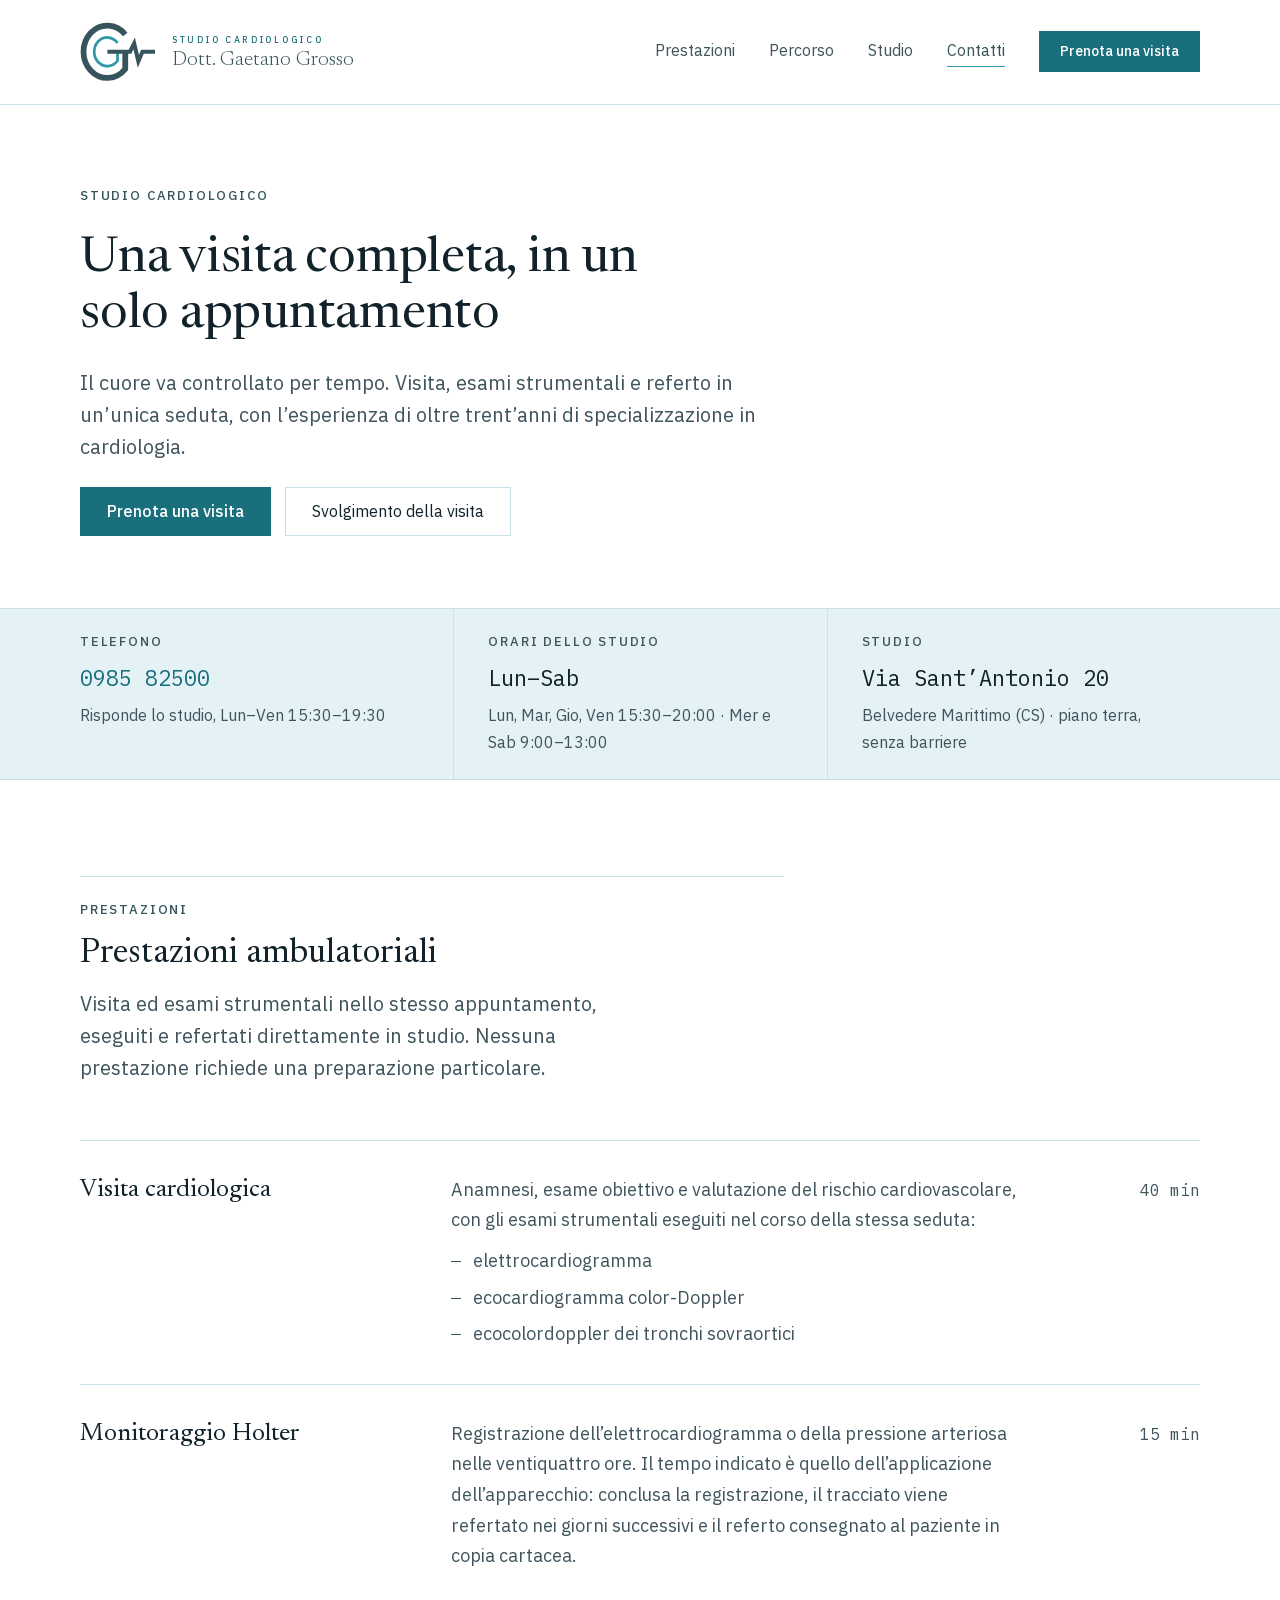
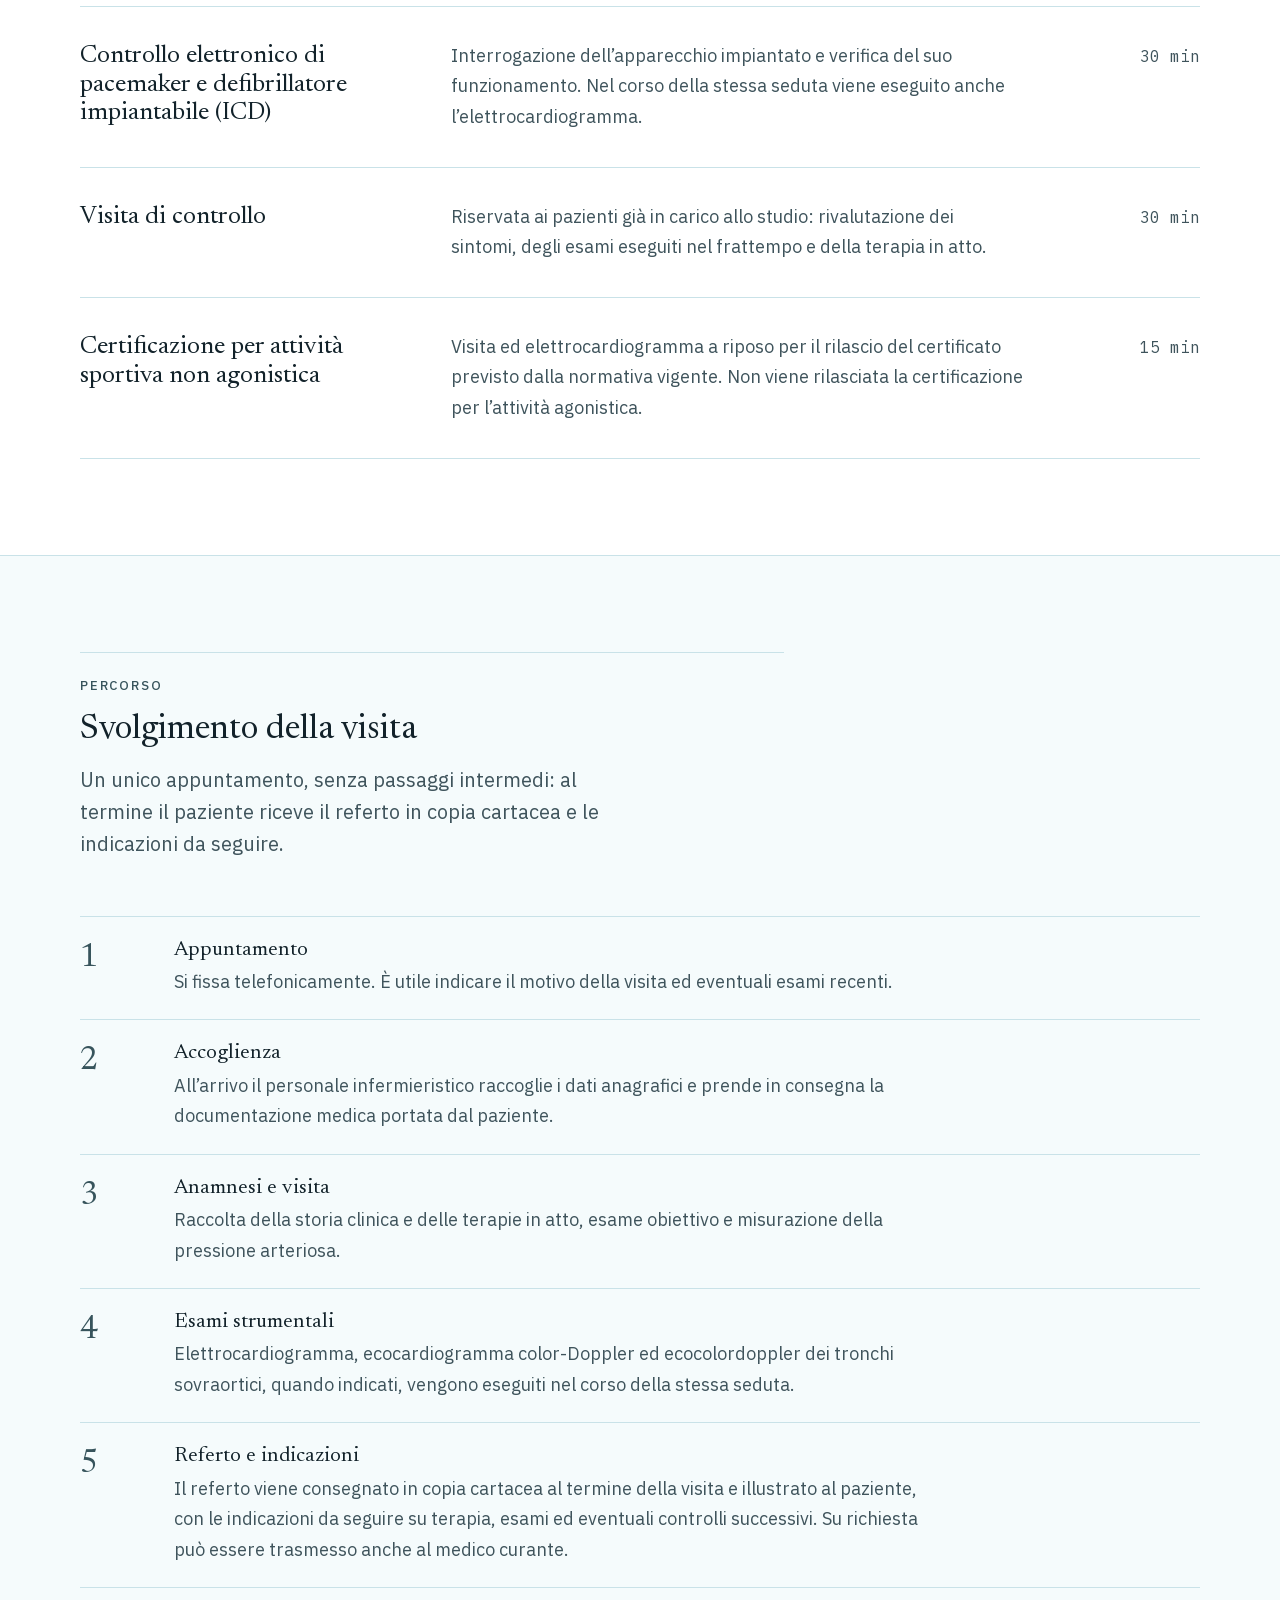
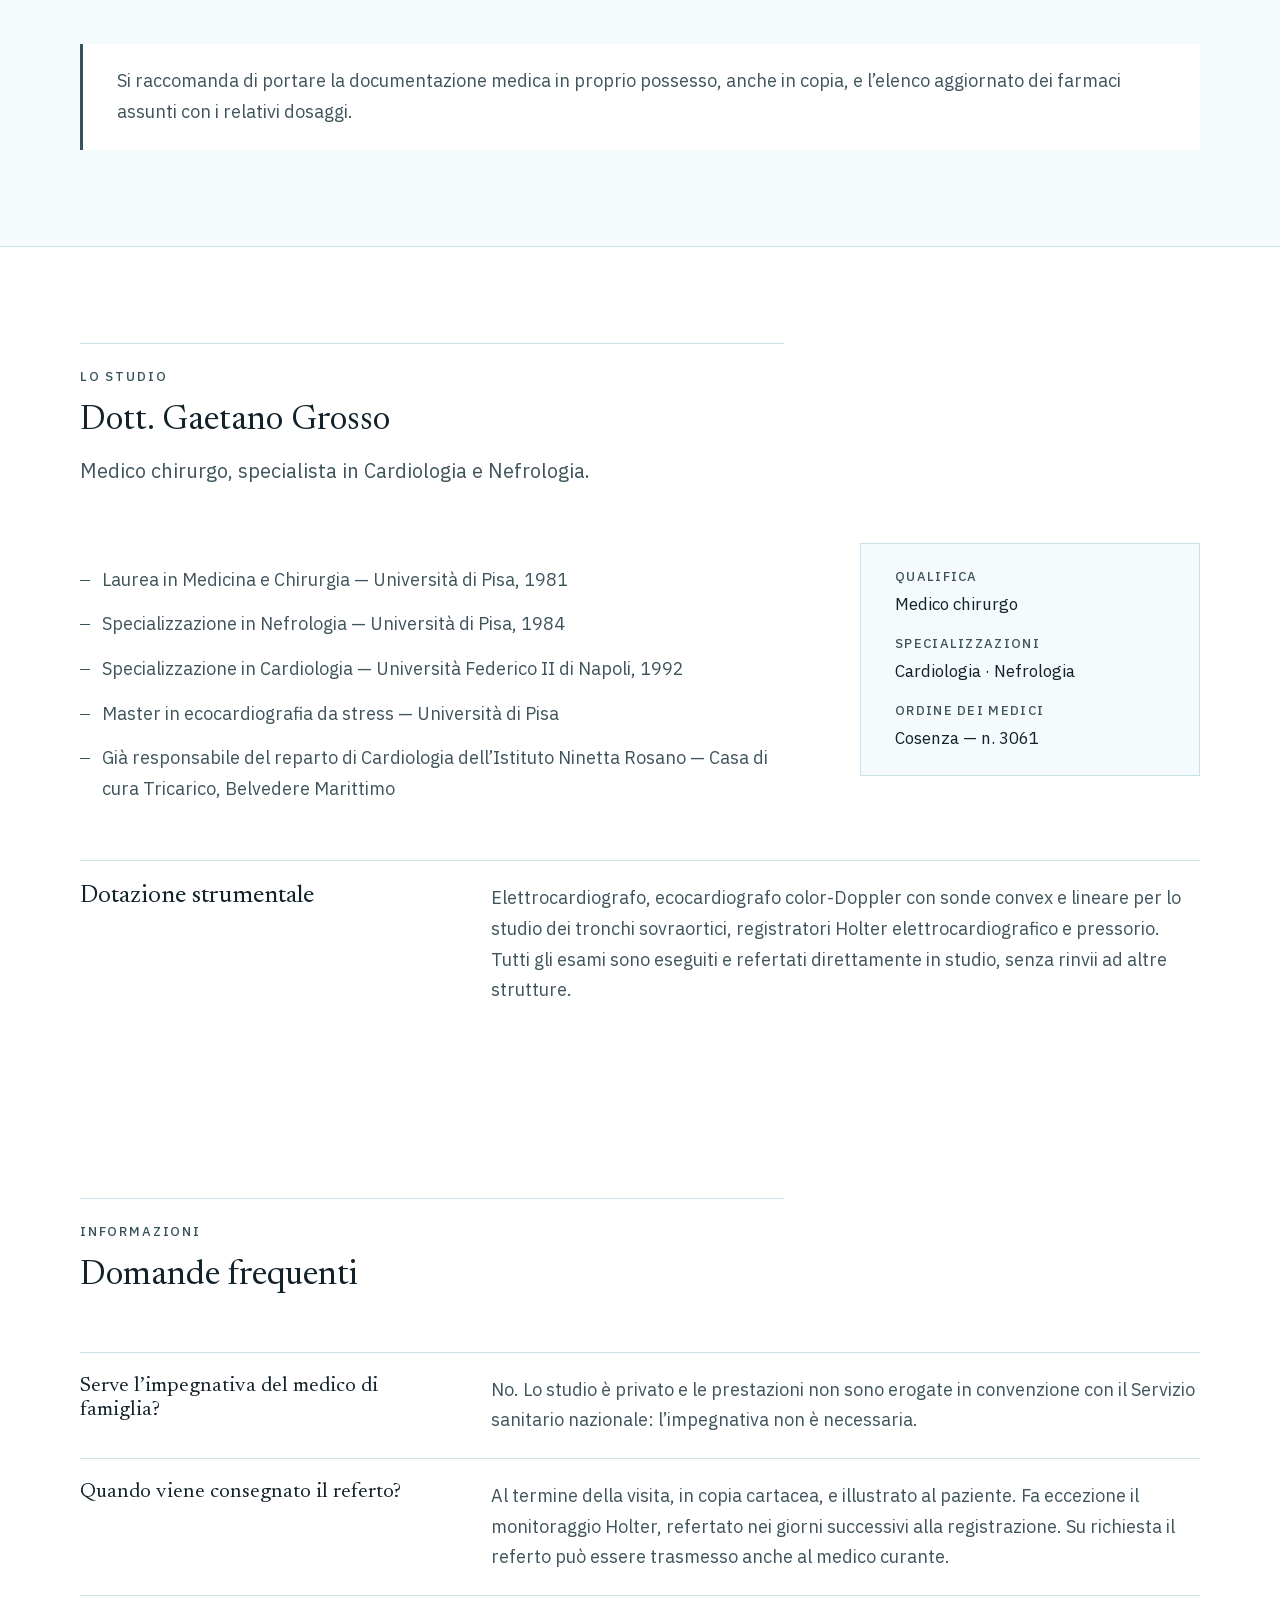
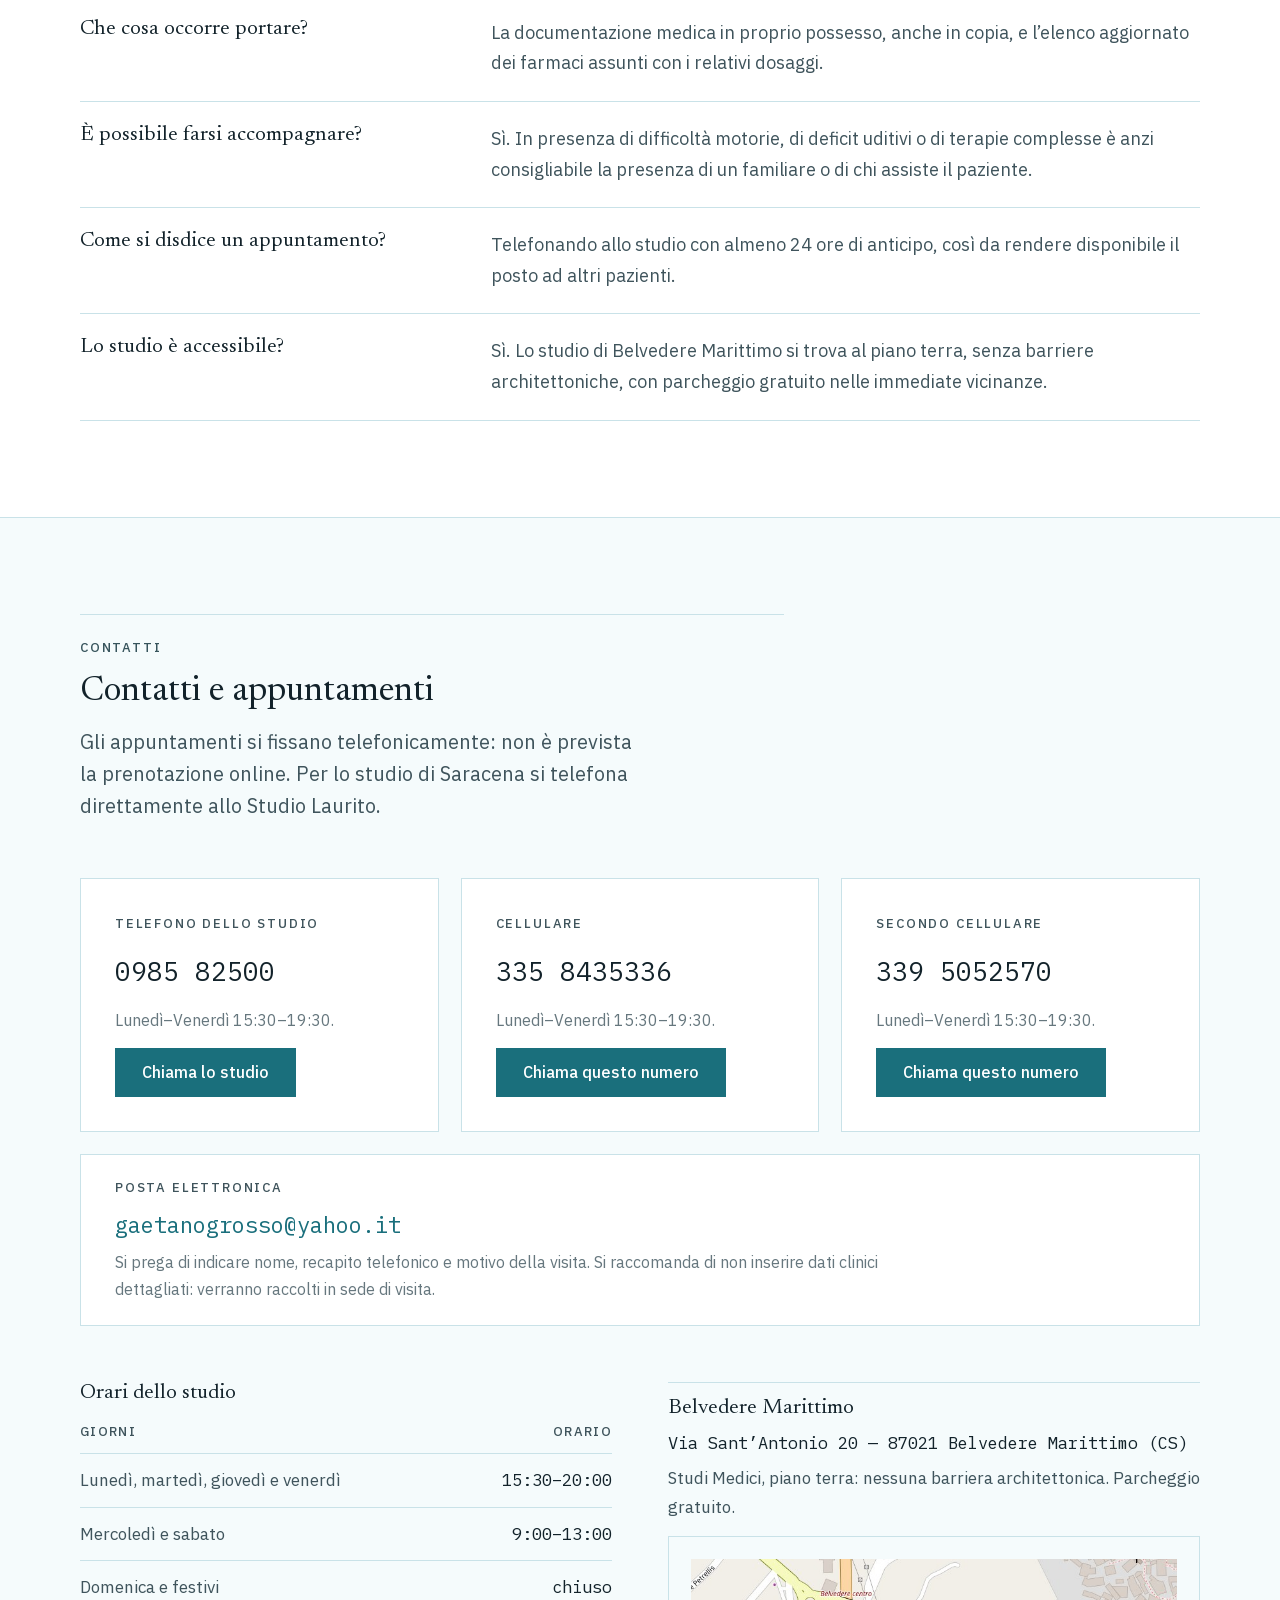
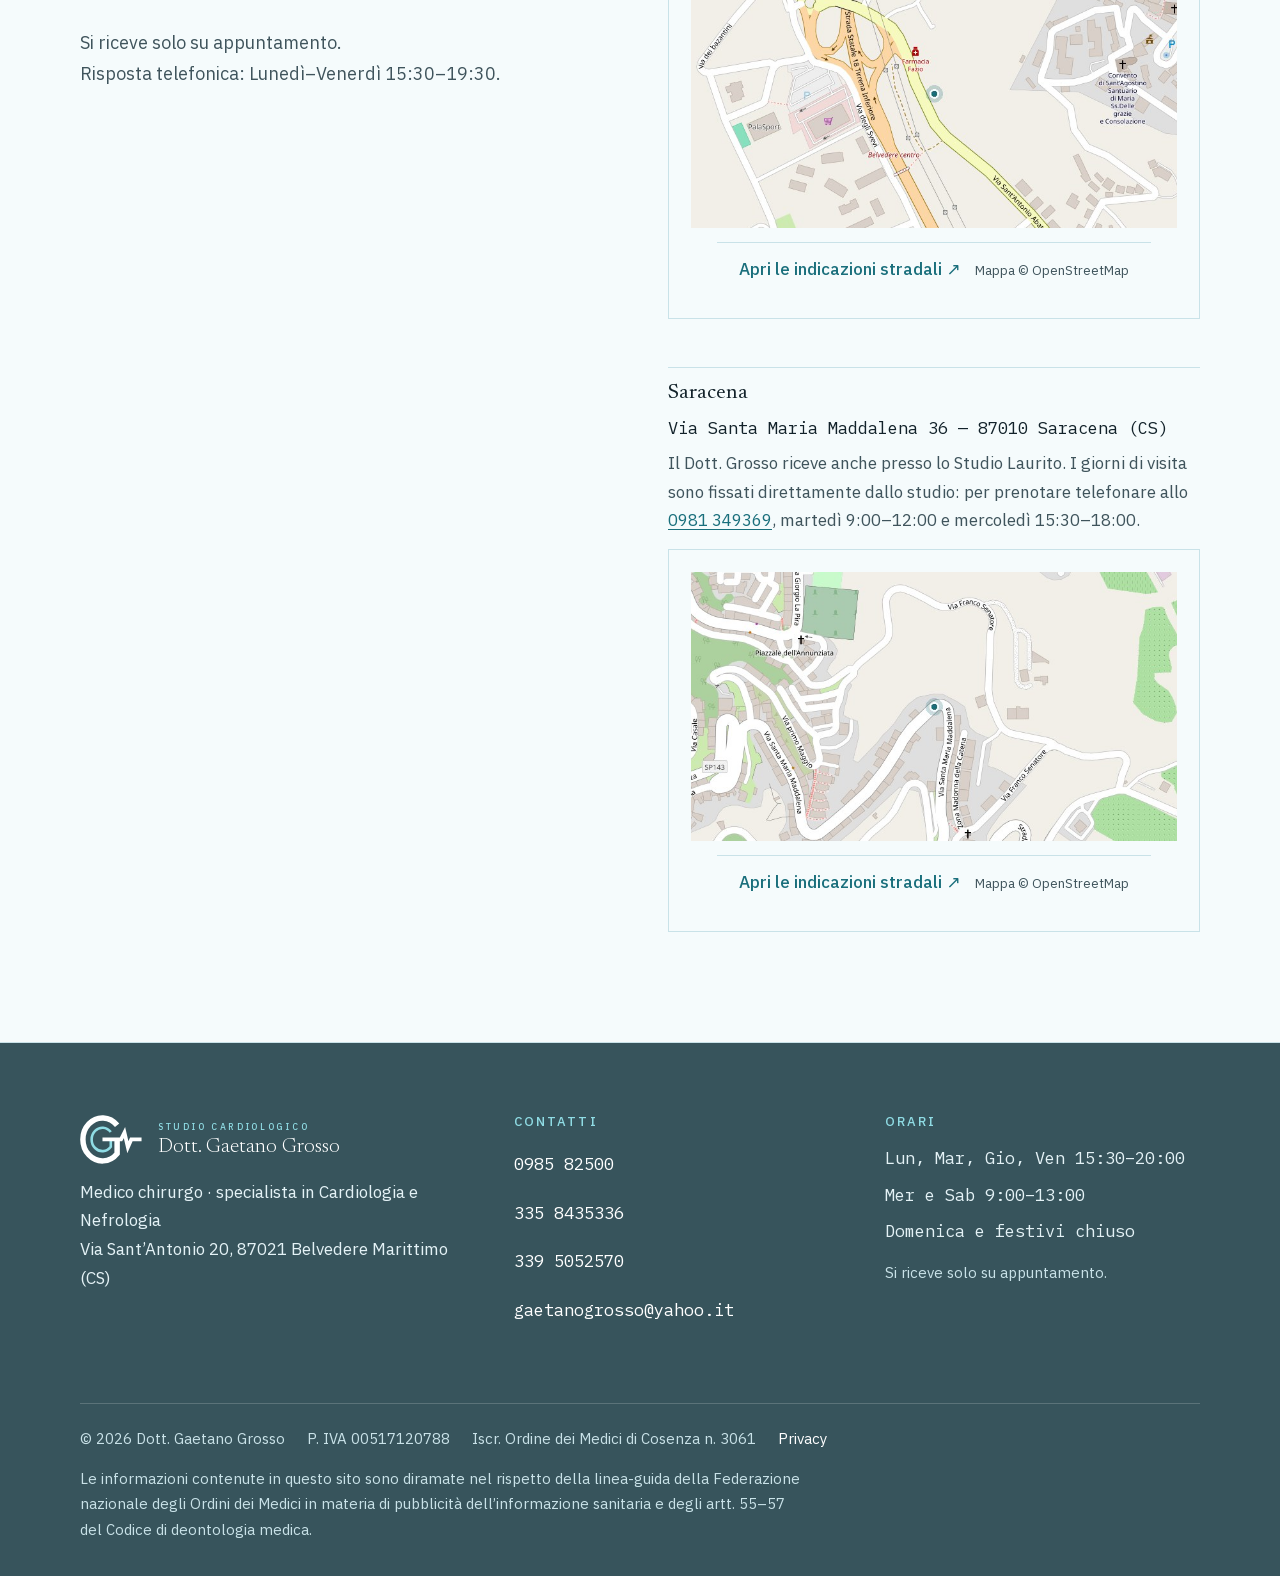
<file: index.html>
<!DOCTYPE html>
<!--
  SITO VETRINA — DOTT. GAETANO GROSSO · Studio cardiologico, Belvedere Marittimo (CS)
  Design system: design_handoff_sito_vetrina (palette "Acqua chiara", Newsreader + IBM Plex Sans/Mono).
  Regole del sistema rispettate: nessun raggio, nessuna ombra, nessun gradiente decorativo,
  nessuna animazione (solo transizioni di colore 120ms).
  Impiego del colore: accento = interazione, inchiostro = struttura, tinta una volta sola.
  Nessuna prenotazione online, nessun modulo, nessun cookie: i contatti sono telefono ed email.
  Contenuti compilati con i dati forniti dallo studio. Nessuna fotografia, per scelta
  del cliente: la pagina è composta di solo testo, filetti e marchio.
-->
<html lang="it">
<head>
<meta charset="utf-8">
<meta name="viewport" content="width=device-width, initial-scale=1">
<title>Dott. Gaetano Grosso — Cardiologo a Belvedere Marittimo (CS)</title>
<meta name="description" content="Studio privato del Dott. Gaetano Grosso, medico chirurgo specialista in Cardiologia e Nefrologia. Visita cardiologica con elettrocardiogramma, ecocardiogramma color-Doppler ed ecocolordoppler dei tronchi sovraortici nello stesso appuntamento. Belvedere Marittimo (CS) e Saracena (CS). Appuntamenti per telefono.">
<meta name="theme-color" content="#37545C">
<meta name="author" content="Dott. Gaetano Grosso">
<!-- max-image-preview:large abilita l'anteprima grande nei risultati di ricerca -->
<meta name="robots" content="index, follow, max-image-preview:large, max-snippet:-1">
<link rel="canonical" href="https://www.dottorgaetanogrosso.it/">

<!-- Riferimenti geografici della sede principale -->
<meta name="geo.region" content="IT-CS">
<meta name="geo.placename" content="Belvedere Marittimo">
<meta name="geo.position" content="39.617406;15.858948">
<meta name="ICBM" content="39.617406, 15.858948">

<!-- Open Graph: anteprima quando il collegamento viene condiviso -->
<meta property="og:site_name" content="Dott. Gaetano Grosso — Studio cardiologico">
<meta property="og:title" content="Dott. Gaetano Grosso — Cardiologo a Belvedere Marittimo (CS)">
<meta property="og:description" content="Visita cardiologica con elettrocardiogramma, ecocardiogramma color-Doppler ed ecocolordoppler dei tronchi sovraortici nello stesso appuntamento. Referto cartaceo consegnato al termine della visita.">
<meta property="og:url" content="https://www.dottorgaetanogrosso.it/">
<meta property="og:type" content="website">
<meta property="og:locale" content="it_IT">
<meta property="og:image" content="https://www.dottorgaetanogrosso.it/assets/logo/lockup-orizzontale.png">
<meta property="og:image:width" content="2404">
<meta property="og:image:height" content="780">
<meta property="og:image:alt" content="Dott. Gaetano Grosso — Studio cardiologico">
<meta name="twitter:card" content="summary_large_image">
<meta name="twitter:title" content="Dott. Gaetano Grosso — Cardiologo a Belvedere Marittimo (CS)">
<meta name="twitter:description" content="Visita cardiologica ed esami strumentali nello stesso appuntamento, a Belvedere Marittimo e Saracena (CS).">
<meta name="twitter:image" content="https://www.dottorgaetanogrosso.it/assets/logo/lockup-orizzontale.png">

<link rel="icon" type="image/svg+xml" href="assets/logo/favicon.svg?v=2">
<link rel="icon" type="image/png" sizes="32x32" href="assets/logo/favicon-32.png?v=2">
<link rel="apple-touch-icon" href="assets/logo/favicon-180.png?v=2">

<!-- Preload dei pesi realmente visibili subito -->
<link rel="preload" href="assets/fonts/Newsreader-normal-400-latin.woff2" as="font" type="font/woff2" crossorigin>
<link rel="preload" href="assets/fonts/Newsreader-normal-300-latin.woff2" as="font" type="font/woff2" crossorigin>
<link rel="preload" href="assets/fonts/IBMPlexSans-normal-400-latin.woff2" as="font" type="font/woff2" crossorigin>
<link rel="preload" href="assets/fonts/IBMPlexSans-normal-500-latin.woff2" as="font" type="font/woff2" crossorigin>
<link rel="preload" href="assets/fonts/IBMPlexMono-normal-400-latin.woff2" as="font" type="font/woff2" crossorigin>
<!-- Font del brand: self-hosted (GDPR-friendly, nessun contatto con Google) — vedi assets/fonts/fonts.css -->
<style>
@font-face{font-family:'Newsreader';font-style:normal;font-weight:300;font-display:swap;src:url(assets/fonts/Newsreader-normal-300-latin-ext.woff2) format('woff2');unicode-range: U+0100-02BA, U+02BD-02C5, U+02C7-02CC, U+02CE-02D7, U+02DD-02FF, U+0304, U+0308, U+0329, U+1D00-1DBF, U+1E00-1E9F, U+1EF2-1EFF, U+2020, U+20A0-20AB, U+20AD-20C0, U+2113, U+2C60-2C7F, U+A720-A7FF;}
@font-face{font-family:'Newsreader';font-style:normal;font-weight:300;font-display:swap;src:url(assets/fonts/Newsreader-normal-300-latin.woff2) format('woff2');unicode-range: U+0000-00FF, U+0131, U+0152-0153, U+02BB-02BC, U+02C6, U+02DA, U+02DC, U+0304, U+0308, U+0329, U+2000-206F, U+20AC, U+2122, U+2191, U+2193, U+2212, U+2215, U+FEFF, U+FFFD;}
@font-face{font-family:'Newsreader';font-style:normal;font-weight:400;font-display:swap;src:url(assets/fonts/Newsreader-normal-400-latin-ext.woff2) format('woff2');unicode-range: U+0100-02BA, U+02BD-02C5, U+02C7-02CC, U+02CE-02D7, U+02DD-02FF, U+0304, U+0308, U+0329, U+1D00-1DBF, U+1E00-1E9F, U+1EF2-1EFF, U+2020, U+20A0-20AB, U+20AD-20C0, U+2113, U+2C60-2C7F, U+A720-A7FF;}
@font-face{font-family:'Newsreader';font-style:normal;font-weight:400;font-display:swap;src:url(assets/fonts/Newsreader-normal-400-latin.woff2) format('woff2');unicode-range: U+0000-00FF, U+0131, U+0152-0153, U+02BB-02BC, U+02C6, U+02DA, U+02DC, U+0304, U+0308, U+0329, U+2000-206F, U+20AC, U+2122, U+2191, U+2193, U+2212, U+2215, U+FEFF, U+FFFD;}
@font-face{font-family:'IBM Plex Sans';font-style:normal;font-weight:300;font-display:swap;src:url(assets/fonts/IBMPlexSans-normal-300-latin-ext.woff2) format('woff2');unicode-range: U+0100-02BA, U+02BD-02C5, U+02C7-02CC, U+02CE-02D7, U+02DD-02FF, U+0304, U+0308, U+0329, U+1D00-1DBF, U+1E00-1E9F, U+1EF2-1EFF, U+2020, U+20A0-20AB, U+20AD-20C0, U+2113, U+2C60-2C7F, U+A720-A7FF;}
@font-face{font-family:'IBM Plex Sans';font-style:normal;font-weight:300;font-display:swap;src:url(assets/fonts/IBMPlexSans-normal-300-latin.woff2) format('woff2');unicode-range: U+0000-00FF, U+0131, U+0152-0153, U+02BB-02BC, U+02C6, U+02DA, U+02DC, U+0304, U+0308, U+0329, U+2000-206F, U+20AC, U+2122, U+2191, U+2193, U+2212, U+2215, U+FEFF, U+FFFD;}
@font-face{font-family:'IBM Plex Sans';font-style:normal;font-weight:400;font-display:swap;src:url(assets/fonts/IBMPlexSans-normal-400-latin-ext.woff2) format('woff2');unicode-range: U+0100-02BA, U+02BD-02C5, U+02C7-02CC, U+02CE-02D7, U+02DD-02FF, U+0304, U+0308, U+0329, U+1D00-1DBF, U+1E00-1E9F, U+1EF2-1EFF, U+2020, U+20A0-20AB, U+20AD-20C0, U+2113, U+2C60-2C7F, U+A720-A7FF;}
@font-face{font-family:'IBM Plex Sans';font-style:normal;font-weight:400;font-display:swap;src:url(assets/fonts/IBMPlexSans-normal-400-latin.woff2) format('woff2');unicode-range: U+0000-00FF, U+0131, U+0152-0153, U+02BB-02BC, U+02C6, U+02DA, U+02DC, U+0304, U+0308, U+0329, U+2000-206F, U+20AC, U+2122, U+2191, U+2193, U+2212, U+2215, U+FEFF, U+FFFD;}
@font-face{font-family:'IBM Plex Sans';font-style:normal;font-weight:500;font-display:swap;src:url(assets/fonts/IBMPlexSans-normal-500-latin-ext.woff2) format('woff2');unicode-range: U+0100-02BA, U+02BD-02C5, U+02C7-02CC, U+02CE-02D7, U+02DD-02FF, U+0304, U+0308, U+0329, U+1D00-1DBF, U+1E00-1E9F, U+1EF2-1EFF, U+2020, U+20A0-20AB, U+20AD-20C0, U+2113, U+2C60-2C7F, U+A720-A7FF;}
@font-face{font-family:'IBM Plex Sans';font-style:normal;font-weight:500;font-display:swap;src:url(assets/fonts/IBMPlexSans-normal-500-latin.woff2) format('woff2');unicode-range: U+0000-00FF, U+0131, U+0152-0153, U+02BB-02BC, U+02C6, U+02DA, U+02DC, U+0304, U+0308, U+0329, U+2000-206F, U+20AC, U+2122, U+2191, U+2193, U+2212, U+2215, U+FEFF, U+FFFD;}
@font-face{font-family:'IBM Plex Mono';font-style:normal;font-weight:400;font-display:swap;src:url(assets/fonts/IBMPlexMono-normal-400-latin-ext.woff2) format('woff2');unicode-range: U+0100-02BA, U+02BD-02C5, U+02C7-02CC, U+02CE-02D7, U+02DD-02FF, U+0304, U+0308, U+0329, U+1D00-1DBF, U+1E00-1E9F, U+1EF2-1EFF, U+2020, U+20A0-20AB, U+20AD-20C0, U+2113, U+2C60-2C7F, U+A720-A7FF;}
@font-face{font-family:'IBM Plex Mono';font-style:normal;font-weight:400;font-display:swap;src:url(assets/fonts/IBMPlexMono-normal-400-latin.woff2) format('woff2');unicode-range: U+0000-00FF, U+0131, U+0152-0153, U+02BB-02BC, U+02C6, U+02DA, U+02DC, U+0304, U+0308, U+0329, U+2000-206F, U+20AC, U+2122, U+2191, U+2193, U+2212, U+2215, U+FEFF, U+FFFD;}
@font-face{font-family:'IBM Plex Mono';font-style:normal;font-weight:500;font-display:swap;src:url(assets/fonts/IBMPlexMono-normal-500-latin-ext.woff2) format('woff2');unicode-range: U+0100-02BA, U+02BD-02C5, U+02C7-02CC, U+02CE-02D7, U+02DD-02FF, U+0304, U+0308, U+0329, U+1D00-1DBF, U+1E00-1E9F, U+1EF2-1EFF, U+2020, U+20A0-20AB, U+20AD-20C0, U+2113, U+2C60-2C7F, U+A720-A7FF;}
@font-face{font-family:'IBM Plex Mono';font-style:normal;font-weight:500;font-display:swap;src:url(assets/fonts/IBMPlexMono-normal-500-latin.woff2) format('woff2');unicode-range: U+0000-00FF, U+0131, U+0152-0153, U+02BB-02BC, U+02C6, U+02DA, U+02DC, U+0304, U+0308, U+0329, U+2000-206F, U+20AC, U+2122, U+2191, U+2193, U+2212, U+2215, U+FEFF, U+FFFD;}
</style>

<style>
  /* ——— TOKENS (design_handoff_sito_vetrina/tokens.css) ——— */
  :root{
    /* Impiego del colore (più sobrio dell'handoff, che tinge tutto il fondo pagina):
       fondo bianco da documento, la tinta compare una volta sola nella fascia recapiti
       e nelle fasce alternate al tono più pallido. Accento = interazione; inchiostro = struttura. */
    --bg-page:#FFFFFF; --bg-surface:#E4F2F6; --bg-card:#FFFFFF; --bg-band:#F5FBFC;
    --accent:#2B9AA6; --accent-dark:#1A6F7C; --accent-light:#8FDCE4;
    --ink:#37545C; --text:#12222A; --text-secondary:#3F545C; --text-muted:#66777E;
    --line:#E3F0F4; --line-strong:#C9E2E8;
    --accent-hover:#12545E; /* hover del pulsante primario */

    --font-display:'Newsreader',Georgia,serif;
    --font-text:'IBM Plex Sans',system-ui,-apple-system,Segoe UI,Roboto,sans-serif;
    --font-mono:'IBM Plex Mono',ui-monospace,SFMono-Regular,Menlo,monospace;

    /* Scala alzata rispetto all'handoff: utenza adulta e anziana, lettura a distanza di braccio.
       Corpo 18px (l'handoff indica 17 come minimo), interlinea 1.7, meta 13px. */
    --fs-hero:50px; --fs-h2:34px; --fs-h3:25px; --fs-lead:20px;
    --fs-body:18px; --fs-nav:16px; --fs-meta:13px; --fs-eyebrow:10px;

    --space-2:8px; --space-3:14px; --space-4:22px;
    --space-5:34px; --space-6:56px; --space-7:72px; --space-8:96px;

    --radius:0px; --maxw:1200px; --pad-x:40px;
  }

  *{box-sizing:border-box;margin:0;padding:0}
  html{scroll-behavior:smooth;scroll-padding-top:120px}
  body{
    font-family:var(--font-text);font-size:var(--fs-body);line-height:1.7;
    color:var(--text);background:var(--bg-page);-webkit-font-smoothing:antialiased;
  }
  h1,h2,h3{font-family:var(--font-display);font-weight:400;line-height:1.15;letter-spacing:0}
  img,svg{display:block;max-width:100%}
  a{color:var(--accent-dark);text-decoration:underline;text-underline-offset:3px;transition:color .12s ease-out}
  a:hover{color:var(--ink)}
  :focus{outline:2px solid var(--accent);outline-offset:2px}
  :focus:not(:focus-visible){outline:none}
  :focus-visible{outline:2px solid var(--accent);outline-offset:2px}
  ::selection{background:var(--accent-light);color:var(--text)}

  .wrap{max-width:var(--maxw);margin:0 auto;padding:0 var(--pad-x)}
  .skip{position:absolute;left:-9999px;top:0;background:var(--accent-dark);color:#fff;
    padding:12px 20px;text-decoration:none;z-index:100}
  .skip:focus{left:0}

  /* ——— TIPOGRAFIA DI SERVIZIO ———
     Occhielli in Plex Sans maiuscoletto (non in monospaziato): registro istituzionale.
     Il monospaziato resta riservato ai dati — recapiti, orari, durate — come da handoff. */
  .meta{font-family:var(--font-text);font-weight:500;font-size:var(--fs-meta);letter-spacing:.14em;
    text-transform:uppercase;color:var(--ink)}
  .meta-muted{color:var(--text-muted)}
  /* Sulle superfici tinte il grigio chiaro non arriva ad AA: si scende di un tono */
  .band .meta-muted,.quickbar .meta-muted,
  .band .hint,.quickbar .hint,
  .band .hours th{color:var(--text-secondary)}
  .lead{font-size:var(--fs-lead);line-height:1.6;color:var(--text-secondary);max-width:46ch}
  .tabular{font-family:var(--font-mono);font-variant-numeric:tabular-nums}

  /* ——— PULSANTI ——— */
  .btn{display:inline-flex;align-items:center;justify-content:center;
    font-family:var(--font-text);font-size:var(--fs-nav);font-weight:500;line-height:1.2;
    padding:14px 26px;border:1px solid transparent;border-radius:var(--radius);
    text-decoration:none;cursor:pointer;white-space:nowrap;
    transition:background-color .12s ease-out,color .12s ease-out,border-color .12s ease-out}
  .btn-primary{background:var(--accent-dark);color:#FFFFFF}
  .btn-primary:hover{background:var(--accent-hover);color:#FFFFFF}
  .btn-secondary{background:transparent;border-color:var(--line-strong);color:var(--text);font-weight:400}
  .btn-secondary:hover{border-color:var(--accent);color:var(--accent-dark)}
  .btn-sm{font-size:14px;padding:11px 20px}

  /* ——— TESTATA ——— */
  header{position:sticky;top:0;z-index:50;background:var(--bg-card);border-bottom:1px solid var(--line-strong)}
  .nav-bar{display:flex;align-items:center;justify-content:space-between;gap:var(--space-5);padding:22px 0}
  .lockup{display:flex;align-items:center;gap:var(--space-3);white-space:nowrap;text-decoration:none}
  .lockup:hover{color:inherit}
  .lockup .mono-mark{width:78px;height:auto;flex:none}
  .lockup-txt{display:flex;flex-direction:column;gap:3px}
  .lockup-eyebrow{font-size:9px;font-weight:500;letter-spacing:.3em;text-transform:uppercase;color:var(--accent-dark)}
  .lockup-name{font-family:var(--font-display);font-weight:300;font-size:21px;line-height:1.05;color:var(--ink)}
  .nav{display:flex;align-items:center;gap:var(--space-5)}
  /* :not(.btn) — le regole delle voci non devono toccare padding e colore del pulsante */
  .nav a:not(.btn){font-size:var(--fs-nav);color:var(--text-secondary);text-decoration:none;
    padding-bottom:2px;border-bottom:1px solid transparent}
  .nav a:not(.btn):hover{color:var(--ink)}
  .nav a:not(.btn)[aria-current="true"]{color:var(--ink);border-bottom-color:var(--accent)}
  .nav-toggle,.nav-phone{display:none}
  .nav-toggle{background:transparent;border:1px solid var(--line-strong);color:var(--text);
    font-family:var(--font-mono);font-size:13px;letter-spacing:.12em;text-transform:uppercase;
    padding:12px 16px;min-height:44px;cursor:pointer;transition:border-color .12s ease-out,color .12s ease-out}
  .nav-toggle:hover{border-color:var(--accent);color:var(--accent-dark)}
  .nav-toggle .ico{display:none;width:18px;height:18px}
  .nav-phone .ico{display:none;width:18px;height:18px}
  /* Scelta del recapito: si apre sotto la testata come la tendina del menu */
  .phone-menu{display:none;position:absolute;top:100%;left:0;right:0;z-index:49;
    background:var(--bg-card);border-bottom:1px solid var(--line-strong);
    padding:0 var(--pad-x) var(--space-4)}
  header.phone-open .phone-menu{display:block}
  .phone-item{display:flex;flex-direction:column;gap:2px;padding:16px 0;min-height:44px;
    text-decoration:none;border-bottom:1px solid var(--line-strong)}
  .phone-item:last-child{border-bottom:0}
  .phone-item .v{font-family:var(--font-mono);font-size:22px;font-variant-numeric:tabular-nums;
    color:var(--accent-dark)}
  .phone-item .hint{font-size:16px;color:var(--text-secondary)}
  .phone-item:hover .v{color:var(--ink)}

  /* ——— MARCHIO (monogramma GG, ricomposto in HTML) ——— */
  .mono-mark .mm-ring,.mono-mark .mm-beat{stroke:var(--ink)}
  .mono-mark .mm-inner{stroke:var(--accent)}
  .mono-mark--neg .mm-ring,.mono-mark--neg .mm-beat{stroke:#FFFFFF}
  .mono-mark--neg .mm-inner{stroke:var(--accent-light)}

  /* ——— SEZIONI ——— */
  section{padding:var(--space-8) 0}
  /* Le fasce si distinguono per filetto, non per stacco di colore */
  .band{background:var(--bg-band);border-top:1px solid var(--line-strong);border-bottom:1px solid var(--line-strong)}
  /* Filetto sopra il titolo: impaginazione da documento, non da rivista */
  .section-head{display:flex;flex-direction:column;gap:var(--space-3);max-width:64ch;
    border-top:1px solid var(--line-strong);padding-top:var(--space-4);margin-bottom:var(--space-6)}
  .section-head h2{font-size:var(--fs-h2)}

  /* ——— HERO ——— */
  /* Colonna unica: lo studio non usa fotografie, la pagina è tutta testo e filetti */
  .hero{display:flex;flex-direction:column;align-items:flex-start;gap:24px;
    padding:80px 0 var(--space-7)}
  .hero h1{font-weight:400;font-size:var(--fs-hero);line-height:1.12;letter-spacing:-.005em;
    color:var(--text);max-width:22ch}
  .hero .lead{max-width:58ch}
  .hero-actions{display:flex;gap:var(--space-3);flex-wrap:wrap}

  /* ——— FASCIA RECAPITI (subito sotto la hero: ciò che serve davvero al paziente) ——— */
  .quickbar{background:var(--bg-surface);border-top:1px solid var(--line-strong);border-bottom:1px solid var(--line-strong)}
  .quickbar-grid{display:grid;grid-template-columns:repeat(3,1fr)}
  .quick{display:flex;flex-direction:column;gap:6px;padding:var(--space-4) var(--space-5);
    border-left:1px solid var(--line-strong)}
  .quick:first-child{border-left:0;padding-left:0}
  .quick .v{font-family:var(--font-mono);font-size:22px;font-variant-numeric:tabular-nums;color:var(--text)}
  .quick .v a{text-decoration:none}
  .quick .v a:hover{text-decoration:underline}
  .quick .hint{font-size:16px;color:var(--text-secondary)}

  /* ——— PRESTAZIONI: prospetto unico, impaginato come un documento ——— */
  .svc{border-top:1px solid var(--line-strong);border-bottom:1px solid var(--line-strong)}
  .svc-row{display:grid;grid-template-columns:minmax(240px,1.1fr) 2fr minmax(120px,auto);
    gap:var(--space-4) var(--space-6);align-items:baseline;padding:var(--space-5) 0;
    border-top:1px solid var(--line-strong)}
  .svc-row:first-child{border-top:0}
  .svc-row h3{font-size:var(--fs-h3)}
  .svc-row p{color:var(--text-secondary)}
  .svc-dur{font-family:var(--font-mono);font-size:16px;font-variant-numeric:tabular-nums;
    color:var(--text-secondary);text-align:right;white-space:nowrap}
  .svc-list{list-style:none;margin-top:10px;display:grid;gap:6px}
  .svc-list li{position:relative;padding-left:var(--space-4);color:var(--text-secondary)}
  .svc-list li::before{content:"";position:absolute;left:0;top:15px;width:10px;height:1px;background:var(--ink)}

  /* ——— SVOLGIMENTO DELLA VISITA: sequenza verticale, non colonne da scandire ——— */
  .protocol{list-style:none;border-top:1px solid var(--line-strong)}
  .protocol li{display:grid;grid-template-columns:72px 1fr;gap:var(--space-4);
    padding:var(--space-4) 0;border-bottom:1px solid var(--line-strong)}
  .protocol .num{font-family:var(--font-display);font-weight:400;font-size:32px;line-height:1.2;color:var(--ink)}
  .protocol h3{font-size:21px;margin-bottom:4px}
  .protocol p{color:var(--text-secondary);max-width:70ch}
  .note{background:var(--bg-card);border-left:3px solid var(--ink);
    padding:var(--space-4) var(--space-5);margin-top:var(--space-6);color:var(--text-secondary)}

  /* ——— IL MEDICO: testo a sinistra, ritratto e dati a destra ——— */
  .medico{display:grid;grid-template-columns:1fr 340px;gap:var(--space-6);align-items:start}
  .cv{list-style:none;display:grid;gap:var(--space-3);margin-top:var(--space-4)}
  .cv li{position:relative;padding-left:var(--space-4);color:var(--text-secondary)}
  .cv li::before{content:"";position:absolute;left:0;top:15px;width:10px;height:1px;background:var(--ink)}
  .facts{border:1px solid var(--line-strong);background:var(--bg-band);padding:var(--space-4) var(--space-5);
    display:grid;gap:var(--space-3)}
  .facts div{display:flex;flex-direction:column;gap:2px}
  .facts dt{font-size:var(--fs-meta);font-weight:500;letter-spacing:.1em;text-transform:uppercase;color:var(--text-secondary)}
  .facts dd{font-size:17px;color:var(--text)}
  .strumenti{margin-top:var(--space-6);border-top:1px solid var(--line-strong);padding-top:var(--space-4);
    display:grid;grid-template-columns:minmax(240px,1fr) 2fr;gap:var(--space-4) var(--space-6)}
  .strumenti h3{font-size:var(--fs-h3)}
  .strumenti p{color:var(--text-secondary)}

  /* ——— DOMANDE FREQUENTI: risposte sempre visibili, nessun accordion ——— */
  .faq{border-top:1px solid var(--line-strong)}
  .faq-item{display:grid;grid-template-columns:minmax(260px,1fr) 2fr;gap:var(--space-4) var(--space-6);
    padding:var(--space-4) 0;border-bottom:1px solid var(--line-strong)}
  .faq-item h3{font-size:21px}
  .faq-item p{color:var(--text-secondary);max-width:70ch}

  /* ——— CONTATTI: due pannelli d'azione, orari in tabella, indirizzo e mappa ——— */
  .contact-panels{display:grid;grid-template-columns:repeat(3,1fr);gap:var(--space-4)}
  .panel{background:var(--bg-card);border:1px solid var(--line-strong);padding:var(--space-5);
    display:flex;flex-direction:column;gap:var(--space-3);align-items:flex-start}
  .panel .v{font-family:var(--font-mono);font-size:26px;font-variant-numeric:tabular-nums;
    color:var(--text);word-break:break-word}
  .panel .hint{font-size:16px;color:var(--text-muted)}
  .panel .btn{margin-top:auto}
  .contact-mail{background:var(--bg-card);border:1px solid var(--line-strong);
    padding:var(--space-4) var(--space-5);margin-top:var(--space-4);
    display:flex;flex-direction:column;gap:6px}
  .contact-mail .v{font-family:var(--font-mono);font-size:22px;color:var(--text);word-break:break-word}
  .contact-mail .v a{text-decoration:none}
  .contact-mail .v a:hover{text-decoration:underline}
  .contact-mail .hint{font-size:16px;color:var(--text-muted);max-width:80ch}
  .contact-details{display:grid;grid-template-columns:1fr 1fr;gap:var(--space-6);
    margin-top:var(--space-6);align-items:start}
  .sedi{display:grid;gap:var(--space-5)}
  .sede{border-top:1px solid var(--line-strong);padding-top:var(--space-3)}
  .sede h3{font-size:21px;margin-bottom:8px}
  .sede p{color:var(--text-secondary);font-size:17px}
  .sede .v{font-family:var(--font-mono);font-size:17px;color:var(--text);margin-bottom:6px}
  /* Mappe statiche servite dal sito: nessuna chiamata a terzi, nessun WebGL richiesto */
  .mappa{display:block;margin:var(--space-3) 0;border:1px solid var(--line-strong);
    background:var(--bg-band);text-decoration:none;
    transition:border-color .12s ease-out}
  .mappa:hover{border-color:var(--accent)}
  .mappa img{display:block;width:100%;height:auto}
  .sr{position:absolute;width:1px;height:1px;overflow:hidden;clip:rect(0 0 0 0);white-space:nowrap}
  .mappa-foot{display:flex;flex-wrap:wrap;align-items:baseline;justify-content:space-between;
    gap:6px var(--space-3);padding:12px var(--space-4);border-top:1px solid var(--line-strong)}
  .mappa-azione{font-size:17px;font-weight:500;color:var(--accent-dark)}
  .mappa:hover .mappa-azione{text-decoration:underline;text-underline-offset:3px}
  .mappa-cred{font-size:13px;color:var(--text-secondary)}
  /* Mappa a caricamento su richiesta: nessuna chiamata a Google prima del clic */
  .mappa{border:1px solid var(--line-strong);background:var(--bg-band);margin:var(--space-3) 0;
    min-height:240px;padding:var(--space-4);display:flex;flex-direction:column;
    align-items:center;justify-content:center;gap:var(--space-3);text-align:center}
  .mappa-nota{font-size:15px;color:var(--text-muted);max-width:44ch}
  .mappa--attiva{display:block;padding:0;min-height:0;border-color:var(--line-strong)}
  .mappa iframe{display:block;width:100%;height:280px;border:0}
  .hours{width:100%;border-collapse:collapse;margin-top:var(--space-3)}
  .hours th{text-align:left;font-size:var(--fs-meta);font-weight:500;letter-spacing:.1em;
    text-transform:uppercase;color:var(--text-muted);padding:0 0 10px}
  .hours td{border-top:1px solid var(--line-strong);padding:12px 0;font-size:17px;color:var(--text-secondary)}
  .hours td:last-child{text-align:right;font-family:var(--font-mono);font-variant-numeric:tabular-nums;color:var(--text)}

  /* ——— FOOTER ——— */
  footer{background:var(--ink);color:#FFFFFF;padding:var(--space-7) 0 var(--space-5)}
  .foot-grid{display:grid;grid-template-columns:1.2fr 1fr 1fr;gap:var(--space-6)}
  .foot-col{display:flex;flex-direction:column;gap:var(--space-3)}
  .foot-col h2{font-family:var(--font-text);font-size:var(--fs-meta);font-weight:500;
    letter-spacing:.16em;text-transform:uppercase;color:var(--accent-light)}
  .foot-col p,.foot-col li{color:var(--bg-surface);font-size:17px}
  .foot-col ul{list-style:none;display:grid;gap:var(--space-2)}
  .foot-col li a{display:inline-block;padding:6px 0}
  footer a{color:#FFFFFF;text-decoration:none}
  footer a:hover{color:var(--accent-light)}
  .foot-legal{border-top:1px solid rgba(255,255,255,.18);margin-top:var(--space-7);padding-top:var(--space-4);
    display:flex;flex-wrap:wrap;gap:var(--space-2) var(--space-4);
    font-size:15px;color:var(--line-strong)}
  .foot-note{margin-top:var(--space-3);font-size:15px;color:var(--line-strong);max-width:80ch}
  .foot-lockup{display:flex;align-items:center;gap:var(--space-3)}
  .foot-lockup .mono-mark{width:64px;height:auto;flex:none}

  /* ——— RESPONSIVE — breakpoint 1200 / 900 / 600 ——— */
  @media (max-width:1199px){
    :root{--fs-hero:42px}
    /* tre pannelli su una riga stanno stretti sotto i 1200: il terzo va a capo */
    .contact-panels{grid-template-columns:repeat(2,1fr)}
  }
  @media (max-width:899px){
    :root{--pad-x:32px;--fs-hero:36px;--fs-h2:30px;--space-8:72px}
    /* stesso passo dei pulsanti in fila nella hero: --space-3 */
    .nav-bar{gap:var(--space-3)}
    .nav-toggle{display:inline-flex;align-items:center;justify-content:center;gap:8px;min-height:44px}
    .nav-phone{min-height:44px}
    /* margin-left:auto — telefono e menu restano appaiati a destra, non sparpagliati */
    .nav-phone{display:inline-flex;gap:8px;margin-left:auto}
    .nav{display:none;position:absolute;top:100%;left:0;right:0;flex-direction:column;
      align-items:stretch;gap:0;background:var(--bg-card);border-bottom:1px solid var(--line-strong);
      padding:0 var(--pad-x) var(--space-4)}
    header.nav-open .nav{display:flex}
    .nav a:not(.btn){font-size:20px;padding:16px 0;min-height:44px;display:flex;align-items:center;
      border-bottom:1px solid var(--line-strong)}
    .nav a:not(.btn)[aria-current="true"]{border-bottom-color:var(--line);color:var(--accent-dark)}
    .nav .btn{margin-top:var(--space-4);padding:16px 26px;font-size:17px}
    .hero{padding:var(--space-6) 0}
    .quickbar-grid{grid-template-columns:1fr}
    .quick{border-left:0;border-top:1px solid var(--line-strong);padding:var(--space-4) 0}
    .quick:first-child{border-top:0}
    .svc-row{grid-template-columns:1fr;gap:10px;padding:var(--space-4) 0}
    .svc-dur{text-align:left}
    .protocol li{grid-template-columns:48px 1fr;gap:var(--space-3)}
    .medico{grid-template-columns:1fr;gap:var(--space-5)}
    .strumenti{grid-template-columns:1fr;gap:10px}
    .faq-item{grid-template-columns:1fr;gap:8px}
    .contact-panels{grid-template-columns:1fr}
    .contact-details{grid-template-columns:1fr;gap:var(--space-5)}
    .foot-grid{grid-template-columns:1fr;gap:var(--space-5)}
  }
  @media (max-width:599px){
    :root{--pad-x:24px;--fs-hero:30px;--fs-h2:26px;--fs-h3:22px;--fs-lead:17px}
    /* La testata deve stare in una riga sola: lockup ridotto + due comandi quadrati da 44px */
    .nav-bar{padding:16px 0}
    .lockup{min-width:0;gap:10px}
    .lockup .mono-mark{width:40px}
    .lockup-eyebrow{display:none}
    .lockup-txt{min-width:0}
    .lockup-name{font-size:17px;overflow:hidden;text-overflow:ellipsis}
    .nav-phone,.nav-toggle{flex:none;width:44px;height:44px;min-height:44px;padding:0}
    .nav-phone .lbl,.nav-toggle .lbl{display:none}
    .nav-phone .ico,.nav-toggle .ico{display:block}
  }
  /* Schermi molto stretti: il nome in testata resta intero, senza troncature */
  @media (max-width:399px){
    .lockup-name{font-size:15px}
  }
  @media (prefers-reduced-motion:reduce){html{scroll-behavior:auto}}
</style>
</head>
<body>

<a class="skip" href="#main">Vai al contenuto</a>

<header id="top">
  <div class="wrap">
    <div class="nav-bar">
      <!-- Lockup orizzontale ricomposto in HTML: il nome resta testo selezionabile -->
      <a class="lockup" href="#top" aria-label="Dott. Gaetano Grosso — Studio cardiologico, torna in cima">
        <svg class="mono-mark" viewBox="36 5 131 100" fill="none" aria-hidden="true" width="131" height="100">
          <g transform="translate(-18,0)">
            <path class="mm-ring" d="M130 26 A40 44 0 1 0 130 84 L130 55" stroke-width="9.72" fill="none"/>
            <path class="mm-inner" d="M117 40 A22 24 0 1 0 117 70 L117 55" stroke-width="4.59" fill="none"/>
            <path class="mm-beat" d="M100 55 L138 55 L145 41 L152 71 L159 55 L180 55" stroke-width="6.75" fill="none"/>
          </g>
        </svg>
        <span class="lockup-txt">
          <span class="lockup-eyebrow">Studio cardiologico</span>
          <span class="lockup-name">Dott. Gaetano Grosso</span>
        </span>
      </a>

      <nav class="nav" id="nav" aria-label="Navigazione principale">
        <a href="#prestazioni">Prestazioni</a>
        <a href="#percorso">Percorso</a>
        <a href="#studio">Studio</a>
        <a href="#contatti">Contatti</a>
        <a class="btn btn-primary btn-sm" href="#contatti">Prenota una visita</a>
      </nav>

      <!-- Su mobile: telefono sempre a portata di pollice + menu. Sotto i 600px restano due comandi da 44px. -->
      <a class="btn btn-primary btn-sm nav-phone" href="#contatti" aria-expanded="false" aria-controls="phone-menu" aria-label="Chiama lo studio">
        <svg class="ico" viewBox="0 0 24 24" fill="none" stroke="currentColor" stroke-width="1.5" stroke-linecap="round" stroke-linejoin="round" aria-hidden="true"><path d="M6.5 3h3l1.5 4-2 1.5a12 12 0 0 0 6.5 6.5L17 13l4 1.5v3a2 2 0 0 1-2.2 2A16.5 16.5 0 0 1 4 5.2 2 2 0 0 1 6 3z"/></svg>
        <span class="lbl">Chiama</span>
      </a>
      <button class="nav-toggle" type="button" aria-expanded="false" aria-controls="nav" aria-label="Apri il menu">
        <svg class="ico" viewBox="0 0 24 24" fill="none" stroke="currentColor" stroke-width="1.5" stroke-linecap="round" aria-hidden="true"><path d="M4 7h16M4 12h16M4 17h16"/></svg>
        <span class="lbl">Menu</span>
      </button>
    </div>
  </div>

  <!-- Scelta del recapito su mobile. Senza JavaScript il pulsante porta ai contatti. -->
  <div class="phone-menu" id="phone-menu">
    <div class="wrap" style="padding:0">
      <a class="phone-item" href="tel:+39098582500">
        <span class="meta meta-muted">Telefono dello studio</span>
        <span class="v">0985 82500</span>
        <span class="hint">Lun&ndash;Ven 15:30&ndash;19:30</span>
      </a>
      <a class="phone-item" href="tel:+393358435336">
        <span class="meta meta-muted">Cellulare</span>
        <span class="v">335 8435336</span>
        <span class="hint">Lun&ndash;Ven 15:30&ndash;19:30</span>
      </a>
      <a class="phone-item" href="tel:+393395052570">
        <span class="meta meta-muted">Secondo cellulare</span>
        <span class="v">339 5052570</span>
        <span class="hint">Lun&ndash;Ven 15:30&ndash;19:30</span>
      </a>
    </div>
  </div>
</header>

<main id="main">

  <!-- ——— HERO ——— -->
  <div class="wrap">
    <div class="hero">
        <p class="meta">Studio cardiologico</p>
        <h1>Una visita completa, in un solo appuntamento</h1>
        <p class="lead">Il cuore va controllato per tempo. Visita, esami strumentali e referto in un&rsquo;unica seduta, con l&rsquo;esperienza di oltre trent&rsquo;anni di specializzazione in cardiologia.</p>
        <div class="hero-actions">
          <a class="btn btn-primary" href="#contatti">Prenota una visita</a>
          <a class="btn btn-secondary" href="#percorso">Svolgimento della visita</a>
        </div>
    </div>
  </div>

  <!-- ——— FASCIA RECAPITI: telefono, orari e sede visibili senza scorrere ——— -->
  <div class="quickbar">
    <div class="wrap">
      <div class="quickbar-grid">
        <div class="quick">
          <span class="meta meta-muted">Telefono</span>
          <span class="v"><a href="tel:+39098582500">0985 82500</a></span>
          <span class="hint">Risponde lo studio, Lun–Ven 15:30–19:30</span>
        </div>
        <div class="quick">
          <span class="meta meta-muted">Orari dello studio</span>
          <span class="v">Lun–Sab</span>
          <span class="hint">Lun, Mar, Gio, Ven 15:30–20:00 · Mer e Sab 9:00–13:00</span>
        </div>
        <div class="quick">
          <span class="meta meta-muted">Studio</span>
          <span class="v">Via Sant’Antonio 20</span>
          <span class="hint">Belvedere Marittimo (CS) · piano terra, senza barriere</span>
        </div>
      </div>
    </div>
  </div>

  <!-- ——— PRESTAZIONI: prospetto unico, non griglia di riquadri ——— -->
  <section id="prestazioni">
    <div class="wrap">
      <div class="section-head">
        <p class="meta">Prestazioni</p>
        <h2>Prestazioni ambulatoriali</h2>
        <p class="lead">Visita ed esami strumentali nello stesso appuntamento, eseguiti e refertati direttamente in studio. Nessuna prestazione richiede una preparazione particolare.</p>
      </div>

      <div class="svc">
        <article class="svc-row">
          <h3>Visita cardiologica</h3>
          <div>
            <p>Anamnesi, esame obiettivo e valutazione del rischio cardiovascolare, con gli esami strumentali eseguiti nel corso della stessa seduta:</p>
            <ul class="svc-list">
              <li>elettrocardiogramma</li>
              <li>ecocardiogramma color-Doppler</li>
              <li>ecocolordoppler dei tronchi sovraortici</li>
            </ul>
          </div>
          <span class="svc-dur">40 min</span>
        </article>
        <article class="svc-row">
          <h3>Monitoraggio Holter</h3>
          <div>
            <p>Registrazione dell’elettrocardiogramma o della pressione arteriosa nelle ventiquattro ore. Il tempo indicato è quello dell’applicazione dell’apparecchio: conclusa la registrazione, il tracciato viene refertato nei giorni successivi e il referto consegnato al paziente in copia cartacea.</p>
          </div>
          <span class="svc-dur">15 min</span>
        </article>
        <article class="svc-row">
          <h3>Controllo elettronico di pacemaker e defibrillatore impiantabile (ICD)</h3>
          <div>
            <p>Interrogazione dell&rsquo;apparecchio impiantato e verifica del suo funzionamento. Nel corso della stessa seduta viene eseguito anche l&rsquo;elettrocardiogramma.</p>
          </div>
          <span class="svc-dur">30 min</span>
        </article>
        <article class="svc-row">
          <h3>Visita di controllo</h3>
          <div>
            <p>Riservata ai pazienti già in carico allo studio: rivalutazione dei sintomi, degli esami eseguiti nel frattempo e della terapia in atto.</p>
          </div>
          <span class="svc-dur">30 min</span>
        </article>
        <article class="svc-row">
          <h3>Certificazione per attività sportiva non agonistica</h3>
          <div>
            <p>Visita ed elettrocardiogramma a riposo per il rilascio del certificato previsto dalla normativa vigente. Non viene rilasciata la certificazione per l’attività agonistica.</p>
          </div>
          <span class="svc-dur">15 min</span>
        </article>
      </div>
    </div>
  </section>

  <!-- ——— SVOLGIMENTO DELLA VISITA ——— -->
  <section id="percorso" class="band">
    <div class="wrap">
      <div class="section-head">
        <p class="meta">Percorso</p>
        <h2>Svolgimento della visita</h2>
        <p class="lead">Un unico appuntamento, senza passaggi intermedi: al termine il paziente riceve il referto in copia cartacea e le indicazioni da seguire.</p>
      </div>

      <ol class="protocol">
        <li>
          <span class="num">1</span>
          <div>
            <h3>Appuntamento</h3>
            <p>Si fissa telefonicamente. È utile indicare il motivo della visita ed eventuali esami recenti.</p>
          </div>
        </li>
        <li>
          <span class="num">2</span>
          <div>
            <h3>Accoglienza</h3>
            <p>All’arrivo il personale infermieristico raccoglie i dati anagrafici e prende in consegna la documentazione medica portata dal paziente.</p>
          </div>
        </li>
        <li>
          <span class="num">3</span>
          <div>
            <h3>Anamnesi e visita</h3>
            <p>Raccolta della storia clinica e delle terapie in atto, esame obiettivo e misurazione della pressione arteriosa.</p>
          </div>
        </li>
        <li>
          <span class="num">4</span>
          <div>
            <h3>Esami strumentali</h3>
            <p>Elettrocardiogramma, ecocardiogramma color-Doppler ed ecocolordoppler dei tronchi sovraortici, quando indicati, vengono eseguiti nel corso della stessa seduta.</p>
          </div>
        </li>
        <li>
          <span class="num">5</span>
          <div>
            <h3>Referto e indicazioni</h3>
            <p>Il referto viene consegnato in copia cartacea al termine della visita e illustrato al paziente, con le indicazioni da seguire su terapia, esami ed eventuali controlli successivi. Su richiesta può essere trasmesso anche al medico curante.</p>
          </div>
        </li>
      </ol>

      <p class="note">Si raccomanda di portare la documentazione medica in proprio possesso, anche in copia, e l’elenco aggiornato dei farmaci assunti con i relativi dosaggi.</p>
    </div>
  </section>

  <!-- ——— IL MEDICO E LO STUDIO ——— -->
  <section id="studio">
    <div class="wrap">
      <div class="section-head">
        <p class="meta">Lo studio</p>
        <h2>Dott. Gaetano Grosso</h2>
        <p class="lead">Medico chirurgo, specialista in Cardiologia e Nefrologia.</p>
      </div>

      <div class="medico">
        <div>
          <ul class="cv">
            <li>Laurea in Medicina e Chirurgia — Università di Pisa, 1981</li>
            <li>Specializzazione in Nefrologia — Università di Pisa, 1984</li>
            <li>Specializzazione in Cardiologia — Università Federico II di Napoli, 1992</li>
            <li>Master in ecocardiografia da stress — Università di Pisa</li>
            <li>Già responsabile del reparto di Cardiologia dell’Istituto Ninetta Rosano — Casa di cura Tricarico, Belvedere Marittimo</li>
          </ul>
        </div>
        <div>
          <dl class="facts">
            <div><dt>Qualifica</dt><dd>Medico chirurgo</dd></div>
            <div><dt>Specializzazioni</dt><dd>Cardiologia · Nefrologia</dd></div>
            <div><dt>Ordine dei Medici</dt><dd>Cosenza — n. 3061</dd></div>
          </dl>
        </div>
      </div>

      <div class="strumenti">
        <h3>Dotazione strumentale</h3>
        <p>Elettrocardiografo, ecocardiografo color-Doppler con sonde convex e lineare per lo studio dei tronchi sovraortici, registratori Holter elettrocardiografico e pressorio. Tutti gli esami sono eseguiti e refertati direttamente in studio, senza rinvii ad altre strutture.</p>
      </div>
    </div>
  </section>

  <!-- ——— DOMANDE FREQUENTI ——— -->
  <section id="domande">
    <div class="wrap">
      <div class="section-head">
        <p class="meta">Informazioni</p>
        <h2>Domande frequenti</h2>
      </div>

      <div class="faq">
        <div class="faq-item">
          <h3>Serve l’impegnativa del medico di famiglia?</h3>
          <p>No. Lo studio è privato e le prestazioni non sono erogate in convenzione con il Servizio sanitario nazionale: l’impegnativa non è necessaria.</p>
        </div>
        <div class="faq-item">
          <h3>Quando viene consegnato il referto?</h3>
          <p>Al termine della visita, in copia cartacea, e illustrato al paziente. Fa eccezione il monitoraggio Holter, refertato nei giorni successivi alla registrazione. Su richiesta il referto può essere trasmesso anche al medico curante.</p>
        </div>
        <div class="faq-item">
          <h3>Che cosa occorre portare?</h3>
          <p>La documentazione medica in proprio possesso, anche in copia, e l’elenco aggiornato dei farmaci assunti con i relativi dosaggi.</p>
        </div>
        <div class="faq-item">
          <h3>È possibile farsi accompagnare?</h3>
          <p>Sì. In presenza di difficoltà motorie, di deficit uditivi o di terapie complesse è anzi consigliabile la presenza di un familiare o di chi assiste il paziente.</p>
        </div>
        <div class="faq-item">
          <h3>Come si disdice un appuntamento?</h3>
          <p>Telefonando allo studio con almeno 24 ore di anticipo, così da rendere disponibile il posto ad altri pazienti.</p>
        </div>
        <div class="faq-item">
          <h3>Lo studio è accessibile?</h3>
          <p>Sì. Lo studio di Belvedere Marittimo si trova al piano terra, senza barriere architettoniche, con parcheggio gratuito nelle immediate vicinanze.</p>
        </div>
      </div>
    </div>
  </section>

  <!-- ——— CONTATTI ——— -->
  <section id="contatti" class="band">
    <div class="wrap">
      <div class="section-head">
        <p class="meta">Contatti</p>
        <h2>Contatti e appuntamenti</h2>
        <p class="lead">Gli appuntamenti si fissano telefonicamente: non è prevista la prenotazione online. Per lo studio di Saracena si telefona direttamente allo Studio Laurito.</p>
      </div>

      <div class="contact-panels">
        <div class="panel">
          <span class="meta meta-muted">Telefono dello studio</span>
          <span class="v">0985 82500</span>
          <p class="hint">Lunedì–Venerdì 15:30–19:30.</p>
          <a class="btn btn-primary" href="tel:+39098582500">Chiama lo studio</a>
        </div>
        <div class="panel">
          <span class="meta meta-muted">Cellulare</span>
          <span class="v">335 8435336</span>
          <p class="hint">Lunedì–Venerdì 15:30–19:30.</p>
          <a class="btn btn-primary" href="tel:+393358435336">Chiama questo numero</a>
        </div>
        <div class="panel">
          <span class="meta meta-muted">Secondo cellulare</span>
          <span class="v">339 5052570</span>
          <p class="hint">Lunedì–Venerdì 15:30–19:30.</p>
          <a class="btn btn-primary" href="tel:+393395052570">Chiama questo numero</a>
        </div>
      </div>

      <div class="contact-mail">
        <span class="meta meta-muted">Posta elettronica</span>
        <span class="v"><a href="mailto:gaetanogrosso@yahoo.it">gaetanogrosso@yahoo.it</a></span>
        <p class="hint">Si prega di indicare nome, recapito telefonico e motivo della visita. Si raccomanda di non inserire dati clinici dettagliati: verranno raccolti in sede di visita.</p>
      </div>

      <div class="contact-details">
        <div>
          <h3>Orari dello studio</h3>
          <table class="hours">
            <thead>
              <tr><th scope="col">Giorni</th><th scope="col" style="text-align:right">Orario</th></tr>
            </thead>
            <tbody>
              <tr><td>Lunedì, martedì, giovedì e venerdì</td><td>15:30–20:00</td></tr>
              <tr><td>Mercoledì e sabato</td><td>9:00–13:00</td></tr>
              <tr><td>Domenica e festivi</td><td>chiuso</td></tr>
            </tbody>
          </table>
          <p class="hint" style="margin-top:14px">Si riceve solo su appuntamento.<br>
          Risposta telefonica: Lunedì–Venerdì 15:30–19:30.</p>
        </div>

        <div class="sedi">
          <div class="sede">
            <h3>Belvedere Marittimo</h3>
            <p class="v">Via Sant’Antonio 20 — 87021 Belvedere Marittimo (CS)</p>
            <p>Studi Medici, piano terra: nessuna barriera architettonica. Parcheggio gratuito.</p>
            <a class="mappa" target="_blank" rel="noopener" href="https://www.google.com/maps/search/?api=1&amp;query=39.617406%2C15.858948">
              <img src="assets/img/mappa-belvedere.jpg" width="760" height="420" loading="lazy"
                   alt="Mappa della zona dello studio di Belvedere Marittimo, con il punto della sede">
              <span class="mappa-foot">
                <span class="mappa-azione">Apri le indicazioni stradali <span aria-hidden="true">&#8599;</span><span class="sr">(si apre in una nuova scheda)</span></span>
                <span class="mappa-cred">Mappa &copy; OpenStreetMap</span>
              </span>
            </a>
          </div>
          <div class="sede">
            <h3>Saracena</h3>
            <p class="v">Via Santa Maria Maddalena 36 — 87010 Saracena (CS)</p>
            <p>Il Dott. Grosso riceve anche presso lo Studio Laurito. I giorni di visita sono fissati direttamente dallo studio: per prenotare telefonare allo <a href="tel:+390981349369">0981 349369</a>, martedì 9:00–12:00 e mercoledì 15:30–18:00.</p>
            <a class="mappa" target="_blank" rel="noopener" href="https://www.google.com/maps/search/?api=1&amp;query=Via%20Santa%20Maria%20Maddalena%2036%2C%2087010%20Saracena%20CS">
              <img src="assets/img/mappa-saracena.jpg" width="760" height="420" loading="lazy"
                   alt="Mappa della zona dello studio di Saracena, con il punto della sede">
              <span class="mappa-foot">
                <span class="mappa-azione">Apri le indicazioni stradali <span aria-hidden="true">&#8599;</span><span class="sr">(si apre in una nuova scheda)</span></span>
                <span class="mappa-cred">Mappa &copy; OpenStreetMap</span>
              </span>
            </a>
          </div>
        </div>
      </div>
    </div>
  </section>

</main>

<footer>
  <div class="wrap">
    <div class="foot-grid">
      <div class="foot-col">
        <div class="foot-lockup">
          <svg class="mono-mark mono-mark--neg" viewBox="36 5 131 100" fill="none" aria-hidden="true" width="131" height="100">
            <g transform="translate(-18,0)">
              <path class="mm-ring" d="M130 26 A40 44 0 1 0 130 84 L130 55" stroke-width="11.16" fill="none"/>
              <path class="mm-inner" d="M117 40 A22 24 0 1 0 117 70 L117 55" stroke-width="5.27" fill="none"/>
              <path class="mm-beat" d="M100 55 L138 55 L145 41 L152 71 L159 55 L180 55" stroke-width="7.75" fill="none"/>
            </g>
          </svg>
          <span class="lockup-txt">
            <span class="lockup-eyebrow" style="color:var(--accent-light)">Studio cardiologico</span>
            <span class="lockup-name" style="color:#FFFFFF">Dott. Gaetano Grosso</span>
          </span>
        </div>
        <p>Medico chirurgo · specialista in Cardiologia e Nefrologia<br>Via Sant’Antonio 20, 87021 Belvedere Marittimo (CS)</p>
      </div>

      <div class="foot-col">
        <h2>Contatti</h2>
        <ul class="tabular">
          <li><a href="tel:+39098582500">0985 82500</a></li>
          <li><a href="tel:+393358435336">335 8435336</a></li>
          <li><a href="tel:+393395052570">339 5052570</a></li>
          <li><a href="mailto:gaetanogrosso@yahoo.it">gaetanogrosso@yahoo.it</a></li>
        </ul>
      </div>

      <div class="foot-col">
        <h2>Orari</h2>
        <ul class="tabular">
          <li>Lun, Mar, Gio, Ven 15:30–20:00</li>
          <li>Mer e Sab 9:00–13:00</li>
          <li>Domenica e festivi chiuso</li>
        </ul>
        <p style="font-size:15px;color:var(--line-strong)">Si riceve solo su appuntamento.</p>
      </div>
    </div>

    <div class="foot-legal">
      <span>© <span id="yr"></span> Dott. Gaetano Grosso</span>
      <span>P. IVA 00517120788</span>
      <span>Iscr. Ordine dei Medici di Cosenza n. 3061</span>
      <span><a href="privacy.html">Privacy</a></span>
    </div>
    <!-- Dichiarazione richiesta dalla linea-guida FNOMCeO sulla pubblicità dell'informazione
         sanitaria, attuativa degli artt. 55-57 del Codice di deontologia medica. Va accompagnata
         dalla comunicazione della messa online del sito all'Ordine provinciale di iscrizione. -->
    <p class="foot-note">Le informazioni contenute in questo sito sono diramate nel rispetto della linea-guida della Federazione nazionale degli Ordini dei Medici in materia di pubblicità dell&rsquo;informazione sanitaria e degli artt. 55&ndash;57 del Codice di deontologia medica.</p>
  </div>
</footer>

<script type="application/ld+json">
{
  "@context": "https://schema.org",
  "@graph": [
    {
      "@type": "WebSite",
      "@id": "https://www.dottorgaetanogrosso.it/#sito",
      "url": "https://www.dottorgaetanogrosso.it/",
      "name": "Dott. Gaetano Grosso — Studio cardiologico",
      "inLanguage": "it-IT",
      "publisher": {
        "@id": "https://www.dottorgaetanogrosso.it/#studio"
      }
    },
    {
      "@type": [
        "Physician",
        "MedicalBusiness"
      ],
      "@id": "https://www.dottorgaetanogrosso.it/#studio",
      "name": "Dott. Gaetano Grosso — Studio cardiologico",
      "url": "https://www.dottorgaetanogrosso.it/",
      "logo": "https://www.dottorgaetanogrosso.it/assets/logo/lockup-orizzontale.png",
      "image": "https://www.dottorgaetanogrosso.it/assets/logo/lockup-orizzontale.png",
      "description": "Studio privato di cardiologia del Dott. Gaetano Grosso, medico chirurgo specialista in Cardiologia e Nefrologia. Visita ed esami strumentali nello stesso appuntamento.",
      "medicalSpecialty": "Cardiovascular",
      "priceRange": "€€",
      "currenciesAccepted": "EUR",
      "telephone": "+39 0985 82500",
      "email": "gaetanogrosso@yahoo.it",
      "contactPoint": [
        { "@type": "ContactPoint", "telephone": "+39 335 8435336", "contactType": "reservations" },
        { "@type": "ContactPoint", "telephone": "+39 339 5052570", "contactType": "reservations" }
      ],
      "address": {
        "@type": "PostalAddress",
        "streetAddress": "Via Sant'Antonio 20",
        "postalCode": "87021",
        "addressLocality": "Belvedere Marittimo",
        "addressRegion": "CS",
        "addressCountry": "IT"
      },
      "geo": {
        "@type": "GeoCoordinates",
        "latitude": 39.617406,
        "longitude": 15.858948
      },
      "hasMap": "https://www.google.com/maps/search/?api=1&query=39.617406%2C15.858948",
      "areaServed": [
        {
          "@type": "City",
          "name": "Belvedere Marittimo"
        },
        {
          "@type": "City",
          "name": "Saracena"
        },
        {
          "@type": "AdministrativeArea",
          "name": "Provincia di Cosenza"
        }
      ],
      "founder": {
        "@type": "Person",
        "name": "Gaetano Grosso",
        "honorificPrefix": "Dott.",
        "jobTitle": "Medico chirurgo, specialista in Cardiologia e Nefrologia",
        "alumniOf": [
          {
            "@type": "CollegeOrUniversity",
            "name": "Università di Pisa"
          },
          {
            "@type": "CollegeOrUniversity",
            "name": "Università Federico II di Napoli"
          }
        ]
      },
      "openingHoursSpecification": [
        {
          "@type": "OpeningHoursSpecification",
          "dayOfWeek": [
            "Monday",
            "Tuesday",
            "Thursday",
            "Friday"
          ],
          "opens": "15:30",
          "closes": "20:00"
        },
        {
          "@type": "OpeningHoursSpecification",
          "dayOfWeek": [
            "Wednesday",
            "Saturday"
          ],
          "opens": "09:00",
          "closes": "13:00"
        }
      ],
      "availableService": [
        {
          "@type": "MedicalProcedure",
          "name": "Visita cardiologica con elettrocardiogramma"
        },
        {
          "@type": "MedicalTest",
          "name": "Ecocardiogramma color-Doppler"
        },
        {
          "@type": "MedicalTest",
          "name": "Ecocolordoppler dei tronchi sovraortici"
        },
        {
          "@type": "MedicalTest",
          "name": "Monitoraggio Holter elettrocardiografico e pressorio"
        },
        {
          "@type": "MedicalProcedure",
          "name": "Controllo elettronico di pacemaker e defibrillatore impiantabile (ICD)"
        },
        {
          "@type": "MedicalProcedure",
          "name": "Visita cardiologica di controllo"
        },
        {
          "@type": "MedicalProcedure",
          "name": "Certificazione per attività sportiva non agonistica"
        }
      ]
    },
    {
      "@type": "FAQPage",
      "@id": "https://www.dottorgaetanogrosso.it/#domande",
      "mainEntity": [
        {
          "@type": "Question",
          "name": "Serve l’impegnativa del medico di famiglia?",
          "acceptedAnswer": {
            "@type": "Answer",
            "text": "No. Lo studio è privato e le prestazioni non sono erogate in convenzione con il Servizio sanitario nazionale: l’impegnativa non è necessaria."
          }
        },
        {
          "@type": "Question",
          "name": "Quando viene consegnato il referto?",
          "acceptedAnswer": {
            "@type": "Answer",
            "text": "Al termine della visita, in copia cartacea, e illustrato al paziente. Fa eccezione il monitoraggio Holter, refertato nei giorni successivi alla registrazione. Su richiesta il referto può essere trasmesso anche al medico curante."
          }
        },
        {
          "@type": "Question",
          "name": "Che cosa occorre portare?",
          "acceptedAnswer": {
            "@type": "Answer",
            "text": "La documentazione medica in proprio possesso, anche in copia, e l’elenco aggiornato dei farmaci assunti con i relativi dosaggi."
          }
        },
        {
          "@type": "Question",
          "name": "È possibile farsi accompagnare?",
          "acceptedAnswer": {
            "@type": "Answer",
            "text": "Sì. In presenza di difficoltà motorie, di deficit uditivi o di terapie complesse è anzi consigliabile la presenza di un familiare o di chi assiste il paziente."
          }
        },
        {
          "@type": "Question",
          "name": "Come si disdice un appuntamento?",
          "acceptedAnswer": {
            "@type": "Answer",
            "text": "Telefonando allo studio con almeno 24 ore di anticipo, così da rendere disponibile il posto ad altri pazienti."
          }
        },
        {
          "@type": "Question",
          "name": "Lo studio è accessibile?",
          "acceptedAnswer": {
            "@type": "Answer",
            "text": "Sì. Lo studio di Belvedere Marittimo si trova al piano terra, senza barriere architettoniche, con parcheggio gratuito nelle immediate vicinanze."
          }
        }
      ]
    }
  ]
}
</script>

<script>
  document.getElementById('yr').textContent = new Date().getFullYear();

  // Menu mobile
  const header = document.querySelector('header');
  const toggle = document.querySelector('.nav-toggle');
  const setMenu = (open) => {
    if (open) header.classList.remove('phone-open');
    header.classList.toggle('nav-open', open);
    toggle.setAttribute('aria-expanded', open);
    toggle.setAttribute('aria-label', open ? 'Chiudi il menu' : 'Apri il menu');
  };
  toggle.addEventListener('click', (e) => { e.stopPropagation(); setMenu(!header.classList.contains('nav-open')); });
  document.querySelectorAll('#nav a').forEach(a => a.addEventListener('click', () => setMenu(false)));

  // Cornetta: scelta fra fisso e cellulare. Senza JavaScript il link porta ai contatti.
  const phoneBtn = document.querySelector('.nav-phone');
  const setPhone = (open) => {
    header.classList.toggle('phone-open', open);
    phoneBtn.setAttribute('aria-expanded', open);
    phoneBtn.setAttribute('aria-label', open ? 'Chiudi la scelta del recapito' : 'Chiama lo studio');
  };
  phoneBtn.addEventListener('click', (e) => {
    e.preventDefault(); e.stopPropagation();
    const open = !header.classList.contains('phone-open');
    if (open) setMenu(false);
    setPhone(open);
  });
  document.querySelectorAll('#phone-menu a').forEach(a => a.addEventListener('click', () => setPhone(false)));

  document.addEventListener('click', (e) => {
    if (header.contains(e.target)) return;
    if (header.classList.contains('nav-open')) setMenu(false);
    if (header.classList.contains('phone-open')) setPhone(false);
  });
  document.addEventListener('keydown', (e) => { if (e.key === 'Escape') { setMenu(false); setPhone(false); } });


  // Voce di nav della sezione in lettura: filetto accento sotto la voce corrente
  const links = new Map();
  document.querySelectorAll('#nav a[href^="#"]').forEach(a => {
    const el = document.querySelector(a.getAttribute('href'));
    if (el && !a.classList.contains('btn')) links.set(el, a);
  });
  const spy = new IntersectionObserver((entries) => {
    entries.forEach(entry => {
      const a = links.get(entry.target);
      if (!a) return;
      if (entry.isIntersecting) {
        links.forEach(l => l.removeAttribute('aria-current'));
        a.setAttribute('aria-current', 'true');
      }
    });
  }, { rootMargin: '-45% 0px -50% 0px' });
  links.forEach((_a, el) => spy.observe(el));
</script>
</body>
</html>
</file>
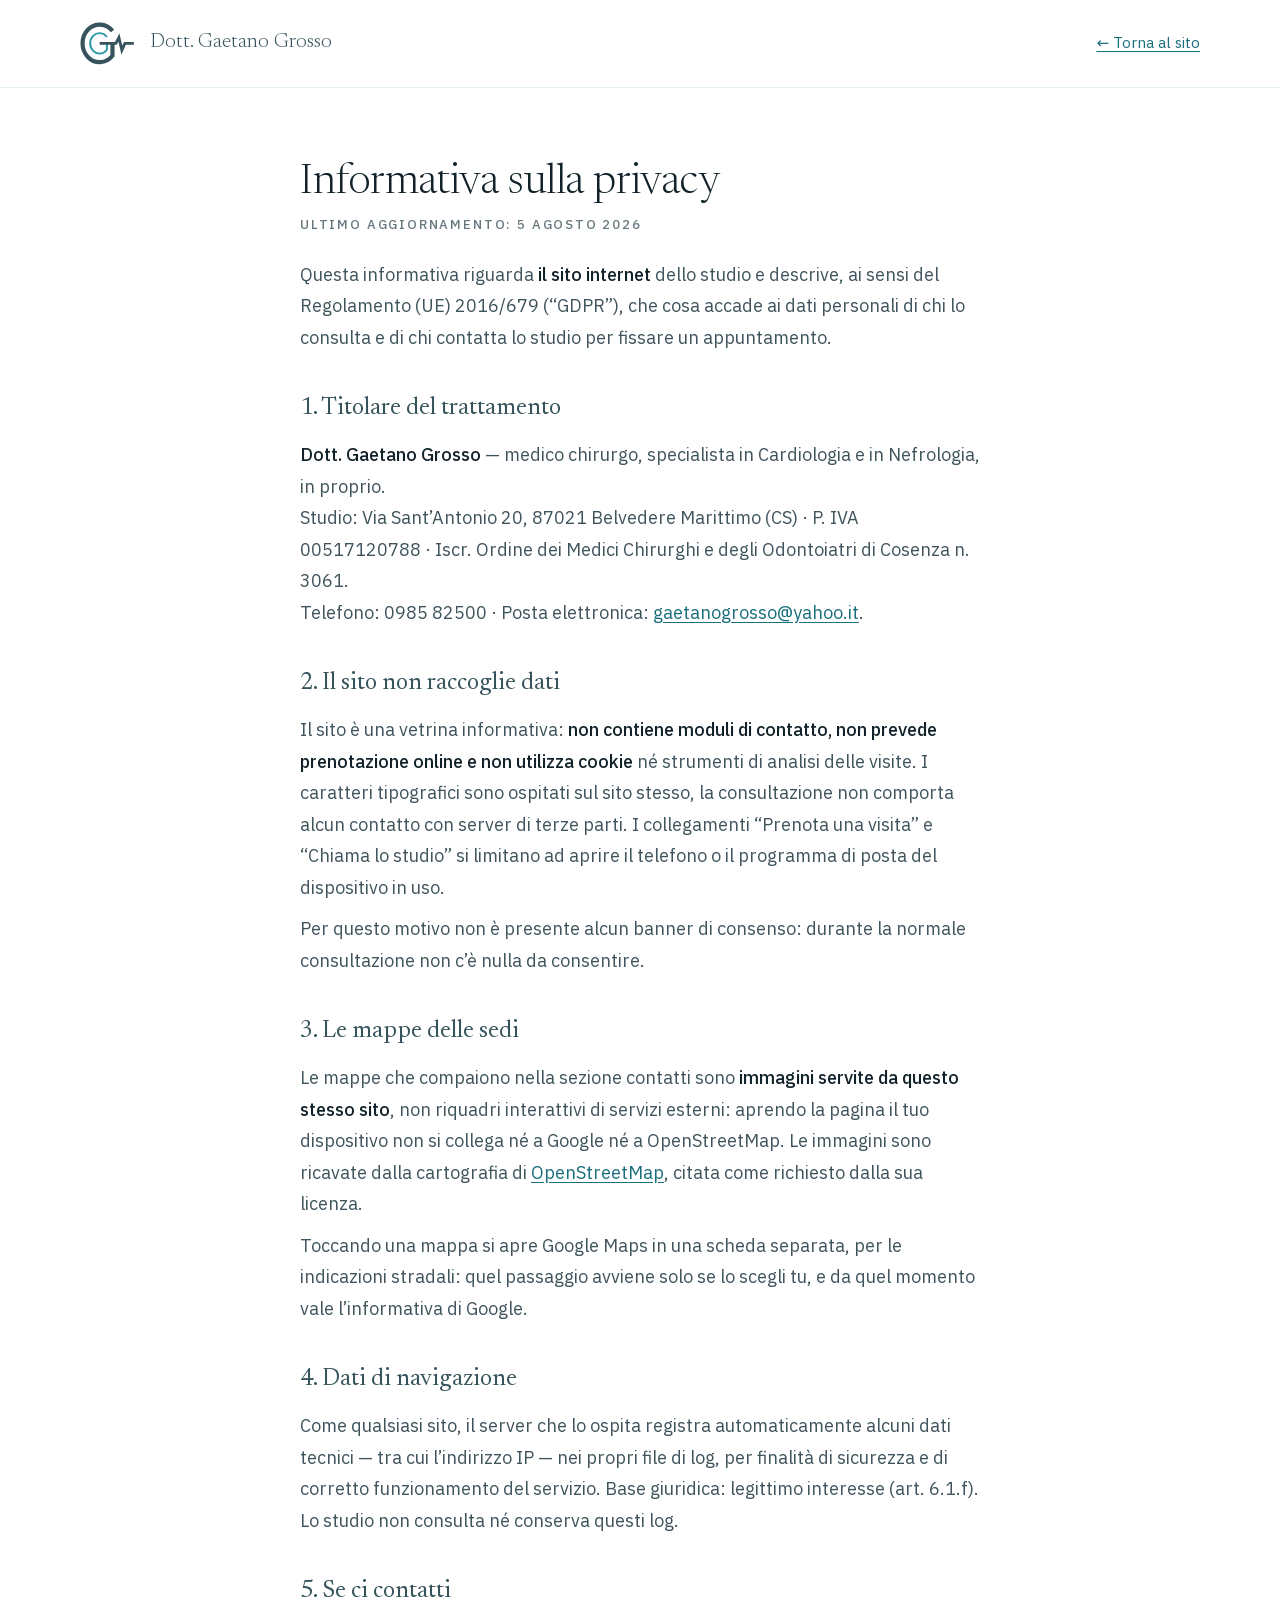
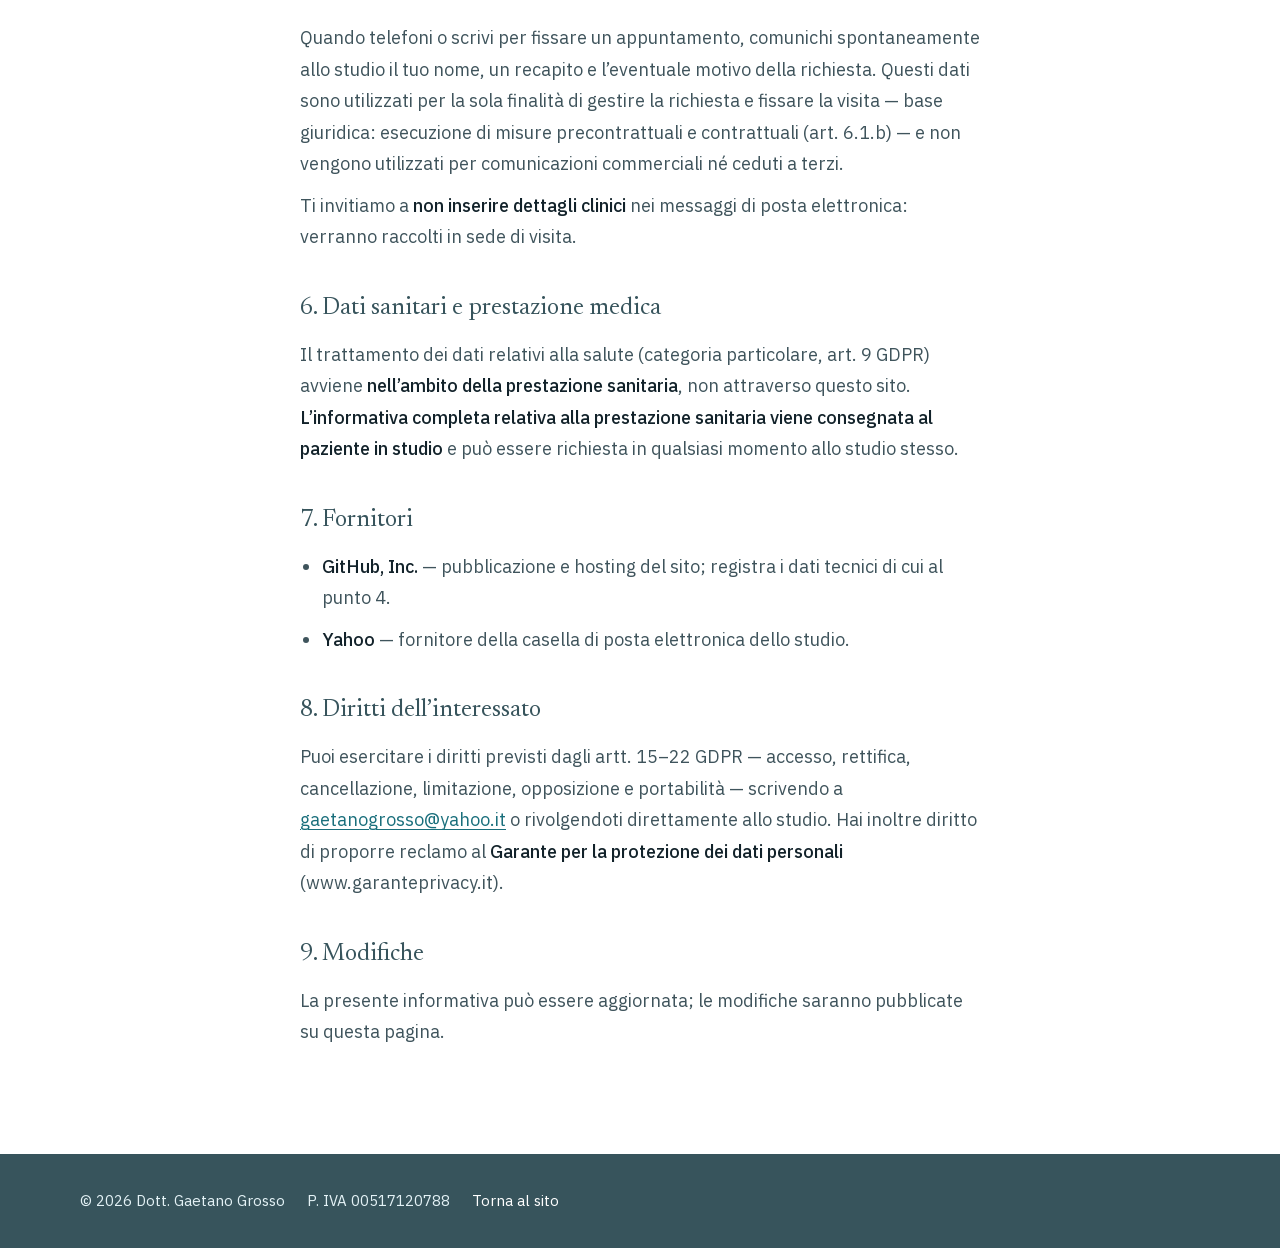
<file: privacy.html>
<!DOCTYPE html>
<!--
  INFORMATIVA PRIVACY DEL SITO.
  Ambito volutamente limitato a ciò che fa il sito: non contiene moduli, non usa cookie,
  non raccoglie dati. Il trattamento dei dati sanitari dei pazienti resta descritto
  nell'informativa che lo studio consegna in sede di visita: qui non viene duplicato,
  per non fare affermazioni che spettano allo studio.
-->
<html lang="it">
<head>
<meta charset="utf-8">
<meta name="viewport" content="width=device-width, initial-scale=1">
<title>Privacy — Dott. Gaetano Grosso</title>
<meta name="theme-color" content="#37545C">
<link rel="icon" type="image/svg+xml" href="assets/logo/favicon.svg?v=2">
<link rel="icon" type="image/png" sizes="32x32" href="assets/logo/favicon-32.png?v=2">
<style>
@font-face{font-family:'Newsreader';font-style:normal;font-weight:300;font-display:swap;src:url(assets/fonts/Newsreader-normal-300-latin-ext.woff2) format('woff2');unicode-range: U+0100-02BA, U+02BD-02C5, U+02C7-02CC, U+02CE-02D7, U+02DD-02FF, U+0304, U+0308, U+0329, U+1D00-1DBF, U+1E00-1E9F, U+1EF2-1EFF, U+2020, U+20A0-20AB, U+20AD-20C0, U+2113, U+2C60-2C7F, U+A720-A7FF;}
@font-face{font-family:'Newsreader';font-style:normal;font-weight:300;font-display:swap;src:url(assets/fonts/Newsreader-normal-300-latin.woff2) format('woff2');unicode-range: U+0000-00FF, U+0131, U+0152-0153, U+02BB-02BC, U+02C6, U+02DA, U+02DC, U+0304, U+0308, U+0329, U+2000-206F, U+20AC, U+2122, U+2191, U+2193, U+2212, U+2215, U+FEFF, U+FFFD;}
@font-face{font-family:'Newsreader';font-style:normal;font-weight:400;font-display:swap;src:url(assets/fonts/Newsreader-normal-400-latin-ext.woff2) format('woff2');unicode-range: U+0100-02BA, U+02BD-02C5, U+02C7-02CC, U+02CE-02D7, U+02DD-02FF, U+0304, U+0308, U+0329, U+1D00-1DBF, U+1E00-1E9F, U+1EF2-1EFF, U+2020, U+20A0-20AB, U+20AD-20C0, U+2113, U+2C60-2C7F, U+A720-A7FF;}
@font-face{font-family:'Newsreader';font-style:normal;font-weight:400;font-display:swap;src:url(assets/fonts/Newsreader-normal-400-latin.woff2) format('woff2');unicode-range: U+0000-00FF, U+0131, U+0152-0153, U+02BB-02BC, U+02C6, U+02DA, U+02DC, U+0304, U+0308, U+0329, U+2000-206F, U+20AC, U+2122, U+2191, U+2193, U+2212, U+2215, U+FEFF, U+FFFD;}
@font-face{font-family:'IBM Plex Sans';font-style:normal;font-weight:400;font-display:swap;src:url(assets/fonts/IBMPlexSans-normal-400-latin-ext.woff2) format('woff2');unicode-range: U+0100-02BA, U+02BD-02C5, U+02C7-02CC, U+02CE-02D7, U+02DD-02FF, U+0304, U+0308, U+0329, U+1D00-1DBF, U+1E00-1E9F, U+1EF2-1EFF, U+2020, U+20A0-20AB, U+20AD-20C0, U+2113, U+2C60-2C7F, U+A720-A7FF;}
@font-face{font-family:'IBM Plex Sans';font-style:normal;font-weight:400;font-display:swap;src:url(assets/fonts/IBMPlexSans-normal-400-latin.woff2) format('woff2');unicode-range: U+0000-00FF, U+0131, U+0152-0153, U+02BB-02BC, U+02C6, U+02DA, U+02DC, U+0304, U+0308, U+0329, U+2000-206F, U+20AC, U+2122, U+2191, U+2193, U+2212, U+2215, U+FEFF, U+FFFD;}
@font-face{font-family:'IBM Plex Sans';font-style:normal;font-weight:500;font-display:swap;src:url(assets/fonts/IBMPlexSans-normal-500-latin-ext.woff2) format('woff2');unicode-range: U+0100-02BA, U+02BD-02C5, U+02C7-02CC, U+02CE-02D7, U+02DD-02FF, U+0304, U+0308, U+0329, U+1D00-1DBF, U+1E00-1E9F, U+1EF2-1EFF, U+2020, U+20A0-20AB, U+20AD-20C0, U+2113, U+2C60-2C7F, U+A720-A7FF;}
@font-face{font-family:'IBM Plex Sans';font-style:normal;font-weight:500;font-display:swap;src:url(assets/fonts/IBMPlexSans-normal-500-latin.woff2) format('woff2');unicode-range: U+0000-00FF, U+0131, U+0152-0153, U+02BB-02BC, U+02C6, U+02DA, U+02DC, U+0304, U+0308, U+0329, U+2000-206F, U+20AC, U+2122, U+2191, U+2193, U+2212, U+2215, U+FEFF, U+FFFD;}
@font-face{font-family:'IBM Plex Mono';font-style:normal;font-weight:400;font-display:swap;src:url(assets/fonts/IBMPlexMono-normal-400-latin-ext.woff2) format('woff2');unicode-range: U+0100-02BA, U+02BD-02C5, U+02C7-02CC, U+02CE-02D7, U+02DD-02FF, U+0304, U+0308, U+0329, U+1D00-1DBF, U+1E00-1E9F, U+1EF2-1EFF, U+2020, U+20A0-20AB, U+20AD-20C0, U+2113, U+2C60-2C7F, U+A720-A7FF;}
@font-face{font-family:'IBM Plex Mono';font-style:normal;font-weight:400;font-display:swap;src:url(assets/fonts/IBMPlexMono-normal-400-latin.woff2) format('woff2');unicode-range: U+0000-00FF, U+0131, U+0152-0153, U+02BB-02BC, U+02C6, U+02DA, U+02DC, U+0304, U+0308, U+0329, U+2000-206F, U+20AC, U+2122, U+2191, U+2193, U+2212, U+2215, U+FEFF, U+FFFD;}
</style>
<style>
  :root{
    --bg-page:#FFFFFF;--bg-surface:#E4F2F6;--bg-card:#FFFFFF;
    --accent:#2B9AA6;--accent-dark:#1A6F7C;--ink:#37545C;
    --text:#12222A;--text-secondary:#3F545C;--text-muted:#66777E;
    --line:#E3F0F4;--line-strong:#C9E2E8;
    --font-display:'Newsreader',Georgia,serif;
    --font-text:'IBM Plex Sans',system-ui,-apple-system,sans-serif;
    --font-mono:'IBM Plex Mono',ui-monospace,Menlo,monospace;
  }
  *{box-sizing:border-box;margin:0;padding:0}
  body{font-family:var(--font-text);font-size:18px;line-height:1.75;color:var(--text);
    background:var(--bg-page);-webkit-font-smoothing:antialiased}
  .wrap{max-width:760px;margin:0 auto;padding:0 40px}
  a{color:var(--accent-dark);text-decoration:underline;text-underline-offset:3px;transition:color .12s ease-out}
  a:hover{color:var(--ink)}
  :focus-visible{outline:2px solid var(--accent);outline-offset:2px}
  header{background:var(--bg-card);border-bottom:1px solid var(--line);padding:22px 0}
  header .wrap{display:flex;align-items:center;gap:14px;max-width:1200px}
  header svg{width:56px;height:auto;flex:none}
  header .mm-ring,header .mm-beat{stroke:var(--ink)}
  header .mm-inner{stroke:var(--accent)}
  header .name{font-family:var(--font-display);font-weight:300;font-size:21px;color:var(--ink);line-height:1.05}
  header .home{margin-left:auto;font-size:15px}
  main{padding:72px 0 96px}
  h1{font-family:var(--font-display);font-weight:300;font-size:42px;line-height:1.1;letter-spacing:-.01em;margin-bottom:8px}
  h2{font-family:var(--font-display);font-weight:400;font-size:24px;margin:34px 0 10px;color:var(--ink)}
  .updated{font-weight:500;font-size:13px;letter-spacing:.14em;text-transform:uppercase;
    color:var(--text-muted);margin-bottom:22px}
  .note{background:var(--bg-surface);border-left:3px solid var(--accent-dark);
    padding:22px 26px;color:var(--text-secondary);font-size:17px;margin:22px 0 34px}
  p,li{color:var(--text-secondary);margin-bottom:10px}
  ul{padding-left:22px;margin-bottom:10px}
  strong{font-weight:500;color:var(--text)}
  footer{background:var(--ink);color:var(--bg-surface);padding:34px 0;font-size:15px}
  footer .wrap{max-width:1200px;display:flex;flex-wrap:wrap;gap:8px 22px}
  footer a{color:#FFFFFF;text-decoration:none}
  footer a:hover{color:#8FDCE4}
  @media(max-width:599px){.wrap{padding:0 24px}h1{font-size:30px}main{padding:48px 0 72px}}
</style>
</head>
<body>

<header>
  <div class="wrap">
    <svg viewBox="36 5 131 100" fill="none" aria-hidden="true" width="131" height="100">
      <g transform="translate(-18,0)">
        <path class="mm-ring" d="M130 26 A40 44 0 1 0 130 84 L130 55" stroke-width="9.72" fill="none"/>
        <path class="mm-inner" d="M117 40 A22 24 0 1 0 117 70 L117 55" stroke-width="4.59" fill="none"/>
        <path class="mm-beat" d="M100 55 L138 55 L145 41 L152 71 L159 55 L180 55" stroke-width="6.75" fill="none"/>
      </g>
    </svg>
    <span class="name">Dott. Gaetano Grosso</span>
    <a class="home" href="index.html">← Torna al sito</a>
  </div>
</header>

<main>
  <div class="wrap">
    <h1>Informativa sulla privacy</h1>
    <p class="updated">Ultimo aggiornamento: 5 agosto 2026</p>

    <p>Questa informativa riguarda <strong>il sito internet</strong> dello studio e descrive, ai sensi del Regolamento (UE) 2016/679 (&ldquo;GDPR&rdquo;), che cosa accade ai dati personali di chi lo consulta e di chi contatta lo studio per fissare un appuntamento.</p>

    <h2>1. Titolare del trattamento</h2>
    <p><strong>Dott. Gaetano Grosso</strong> &mdash; medico chirurgo, specialista in Cardiologia e in Nefrologia, in proprio.<br>
    Studio: Via Sant&rsquo;Antonio 20, 87021 Belvedere Marittimo (CS) &middot; P. IVA 00517120788 &middot; Iscr. Ordine dei Medici Chirurghi e degli Odontoiatri di Cosenza n. 3061.<br>
    Telefono: 0985 82500 &middot; Posta elettronica: <a href="mailto:gaetanogrosso@yahoo.it">gaetanogrosso@yahoo.it</a>.</p>

    <h2>2. Il sito non raccoglie dati</h2>
    <p>Il sito &egrave; una vetrina informativa: <strong>non contiene moduli di contatto, non prevede prenotazione online e non utilizza cookie</strong> n&eacute; strumenti di analisi delle visite. I caratteri tipografici sono ospitati sul sito stesso, la consultazione non comporta alcun contatto con server di terze parti. I collegamenti &ldquo;Prenota una visita&rdquo; e &ldquo;Chiama lo studio&rdquo; si limitano ad aprire il telefono o il programma di posta del dispositivo in uso.</p>
    <p>Per questo motivo non &egrave; presente alcun banner di consenso: durante la normale consultazione non c&rsquo;&egrave; nulla da consentire.</p>

    <h2>3. Le mappe delle sedi</h2>
    <p>Le mappe che compaiono nella sezione contatti sono <strong>immagini servite da questo stesso sito</strong>, non riquadri interattivi di servizi esterni: aprendo la pagina il tuo dispositivo non si collega n&eacute; a Google n&eacute; a OpenStreetMap. Le immagini sono ricavate dalla cartografia di <a href="https://www.openstreetmap.org/copyright" rel="noreferrer">OpenStreetMap</a>, citata come richiesto dalla sua licenza.</p>
    <p>Toccando una mappa si apre Google Maps in una scheda separata, per le indicazioni stradali: quel passaggio avviene solo se lo scegli tu, e da quel momento vale l&rsquo;informativa di Google.</p>

    <h2>4. Dati di navigazione</h2>
    <p>Come qualsiasi sito, il server che lo ospita registra automaticamente alcuni dati tecnici &mdash; tra cui l&rsquo;indirizzo IP &mdash; nei propri file di log, per finalit&agrave; di sicurezza e di corretto funzionamento del servizio. Base giuridica: legittimo interesse (art. 6.1.f). Lo studio non consulta n&eacute; conserva questi log.</p>

    <h2>5. Se ci contatti</h2>
    <p>Quando telefoni o scrivi per fissare un appuntamento, comunichi spontaneamente allo studio il tuo nome, un recapito e l&rsquo;eventuale motivo della richiesta. Questi dati sono utilizzati per la sola finalit&agrave; di gestire la richiesta e fissare la visita &mdash; base giuridica: esecuzione di misure precontrattuali e contrattuali (art. 6.1.b) &mdash; e non vengono utilizzati per comunicazioni commerciali n&eacute; ceduti a terzi.</p>
    <p>Ti invitiamo a <strong>non inserire dettagli clinici</strong> nei messaggi di posta elettronica: verranno raccolti in sede di visita.</p>

    <h2>6. Dati sanitari e prestazione medica</h2>
    <p>Il trattamento dei dati relativi alla salute (categoria particolare, art. 9 GDPR) avviene <strong>nell&rsquo;ambito della prestazione sanitaria</strong>, non attraverso questo sito. <strong>L&rsquo;informativa completa relativa alla prestazione sanitaria viene consegnata al paziente in studio</strong> e pu&ograve; essere richiesta in qualsiasi momento allo studio stesso.</p>

    <h2>7. Fornitori</h2>
    <ul>
      <li><strong>GitHub, Inc.</strong> &mdash; pubblicazione e hosting del sito; registra i dati tecnici di cui al punto 4.</li>
      <li><strong>Yahoo</strong> &mdash; fornitore della casella di posta elettronica dello studio.</li>
    </ul>

    <h2>8. Diritti dell&rsquo;interessato</h2>
    <p>Puoi esercitare i diritti previsti dagli artt. 15&ndash;22 GDPR &mdash; accesso, rettifica, cancellazione, limitazione, opposizione e portabilit&agrave; &mdash; scrivendo a <a href="mailto:gaetanogrosso@yahoo.it">gaetanogrosso@yahoo.it</a> o rivolgendoti direttamente allo studio. Hai inoltre diritto di proporre reclamo al <strong>Garante per la protezione dei dati personali</strong> (www.garanteprivacy.it).</p>

    <h2>9. Modifiche</h2>
    <p>La presente informativa pu&ograve; essere aggiornata; le modifiche saranno pubblicate su questa pagina.</p>
  </div>
</main>

<footer>
  <div class="wrap">
    <span>© <span id="yr"></span> Dott. Gaetano Grosso</span>
    <span>P. IVA 00517120788</span>
    <span><a href="index.html">Torna al sito</a></span>
  </div>
</footer>
<script>document.getElementById('yr').textContent = new Date().getFullYear();</script>
</body>
</html>
</file>
